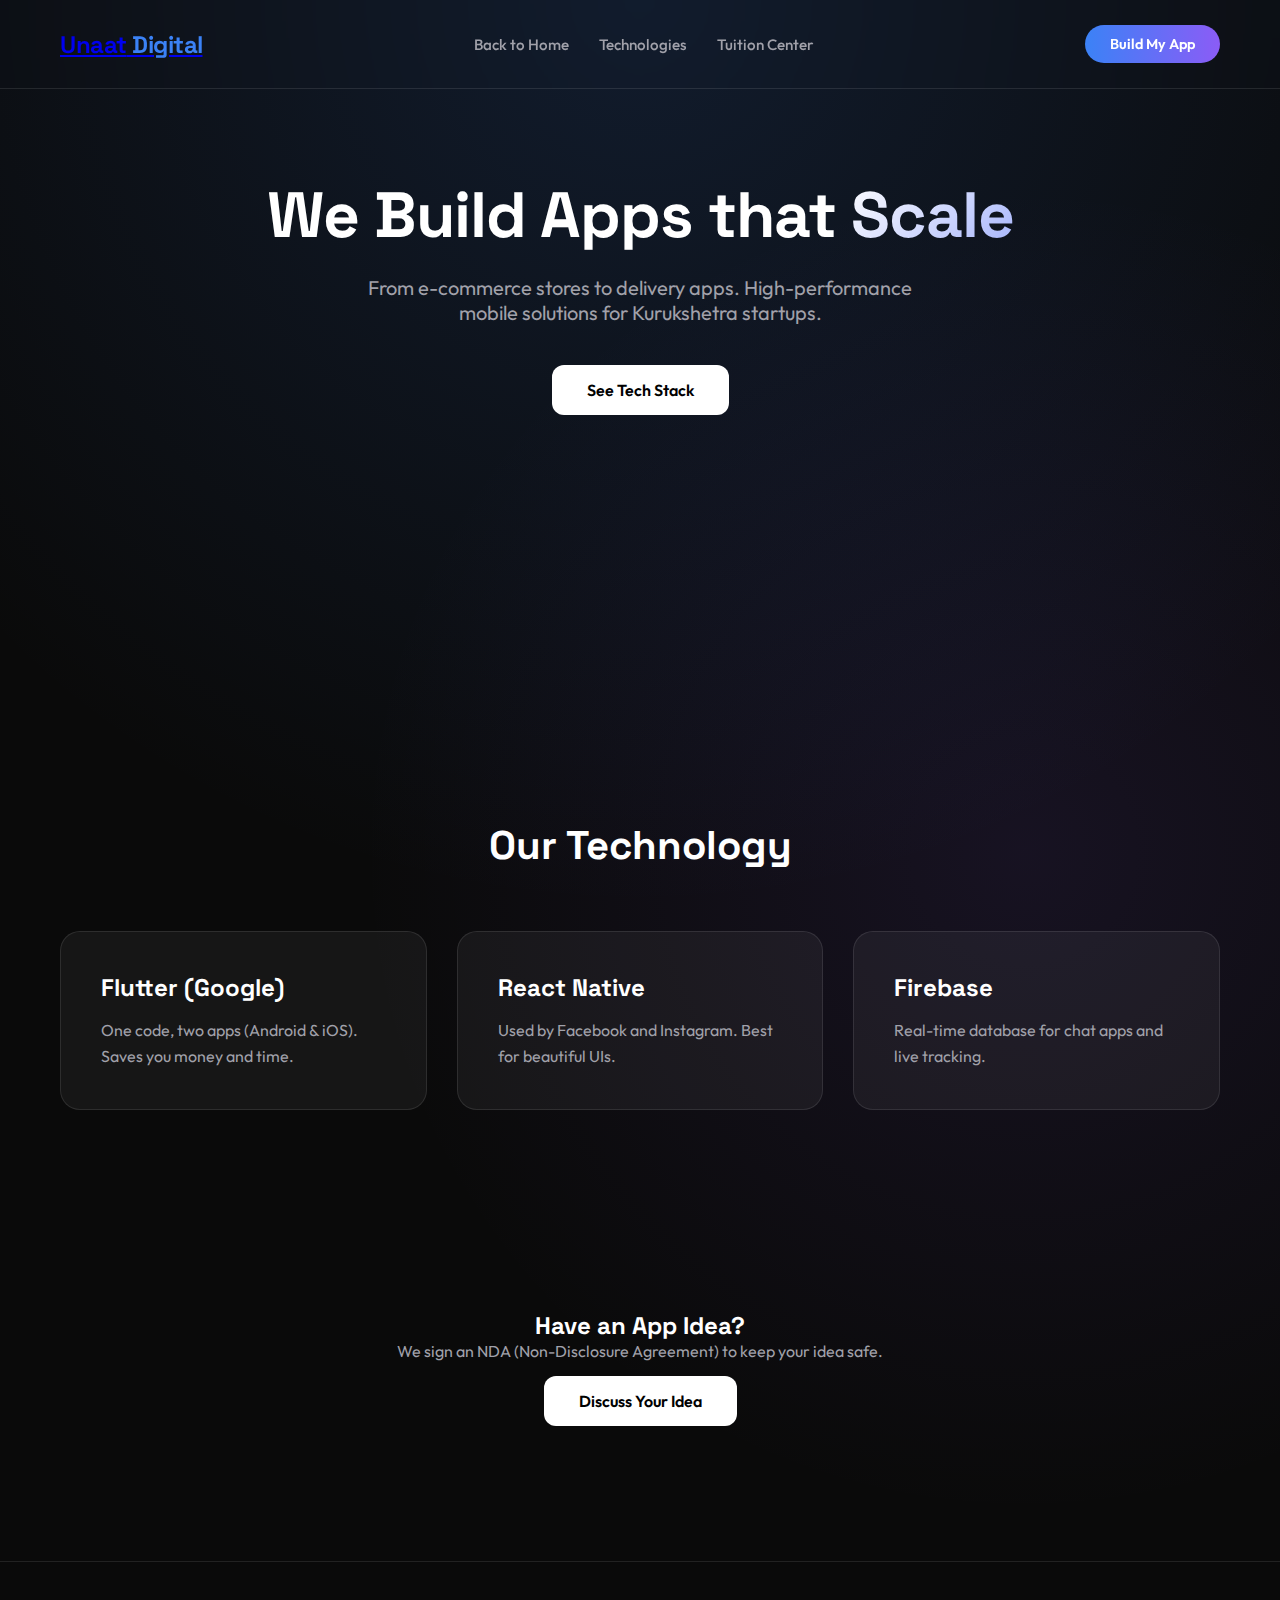
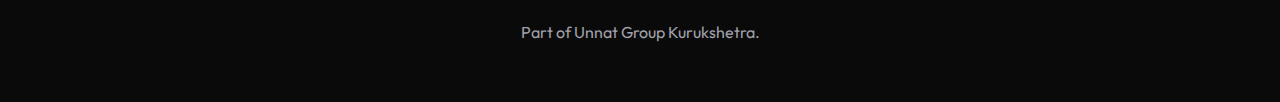
<file: app-development-kurukshetra.html>
<!DOCTYPE html>
<html lang="en">

<head>
    <meta charset="UTF-8">
    <meta name="viewport" content="width=device-width, initial-scale=1.0">
    <title>App Development Company Kurukshetra | Android & iOS Experts</title>
    <meta name="description"
        content="Turn your idea into a million-dollar app. We are the best App Developers in Kurukshetra using Flutter and React Native.">
    <meta name="keywords"
        content="Android App Developer Kurukshetra, iOS App Development, Mobile App Company Haryana, Unnat Digital Apps">
    <link rel="preconnect" href="https://fonts.googleapis.com">
    <link rel="preconnect" href="https://fonts.gstatic.com" crossorigin>
    <link
        href="https://fonts.googleapis.com/css2?family=Outfit:wght@300;400;500;700&family=Space+Grotesk:wght@400;600;700&display=swap"
        rel="stylesheet">
    <link rel="stylesheet" href="digital.css">

    <!-- Service Schema -->
    <script type="application/ld+json">
    {
      "@context": "https://schema.org",
      "@type": "Service",
      "serviceType": "Mobile App Development",
      "provider": {
        "@type": "ProfessionalService",
        "name": "Unnat Digital"
      },
      "areaServed": {
        "@type": "City",
        "name": "Kurukshetra"
      }
    }
    </script>
</head>

<body>

    <header>
        <div class="container nav">
            <a href="digital.html" class="brand">Unaat<span> Digital</span></a>
            <nav>
                <ul class="nav-links">
                    <li><a href="digital.html">Back to Home</a></li>
                    <li><a href="#tech">Technologies</a></li>
                    <li><a href="index.html">Tuition Center</a></li>
                </ul>
            </nav>
            <a href="mailto:contact@unnat.com" class="nav-cta">Build My App</a>
        </div>
    </header>

    <section class="hero" style="min-height: 80vh;">
        <div class="container">
            <h1>We Build Apps that <span class="text-gradient">Scale</span></h1>
            <p>From e-commerce stores to delivery apps. High-performance mobile solutions for Kurukshetra startups.</p>
            <div class="hero-btns">
                <a href="#tech" class="btn btn-primary">See Tech Stack</a>
            </div>
        </div>
    </section>

    <section id="tech" class="services">
        <div class="container">
            <div class="section-header">
                <h2>Our Technology</h2>
            </div>
            <div class="grid">
                <div class="card">
                    <h3>Flutter (Google)</h3>
                    <p>One code, two apps (Android & iOS). Saves you money and time.</p>
                </div>
                <div class="card">
                    <h3>React Native</h3>
                    <p>Used by Facebook and Instagram. Best for beautiful UIs.</p>
                </div>
                <div class="card">
                    <h3>Firebase</h3>
                    <p>Real-time database for chat apps and live tracking.</p>
                </div>
            </div>
        </div>
    </section>

    <!-- CTA -->
    <section class="pricing">
        <div class="container" style="text-align: center;">
            <h2>Have an App Idea?</h2>
            <p style="margin-bottom: 30px; color: var(--text-secondary);">We sign an NDA (Non-Disclosure Agreement) to
                keep your idea safe.</p>
            <a href="tel:+918307264895" class="btn btn-primary">Discuss Your Idea</a>
        </div>
    </section>

    <footer>
        <div class="container">
            <p style="text-align: center; color: var(--text-secondary);">Part of Unnat Group Kurukshetra.</p>
        </div>
    </footer>

</body>

</html>
</file>
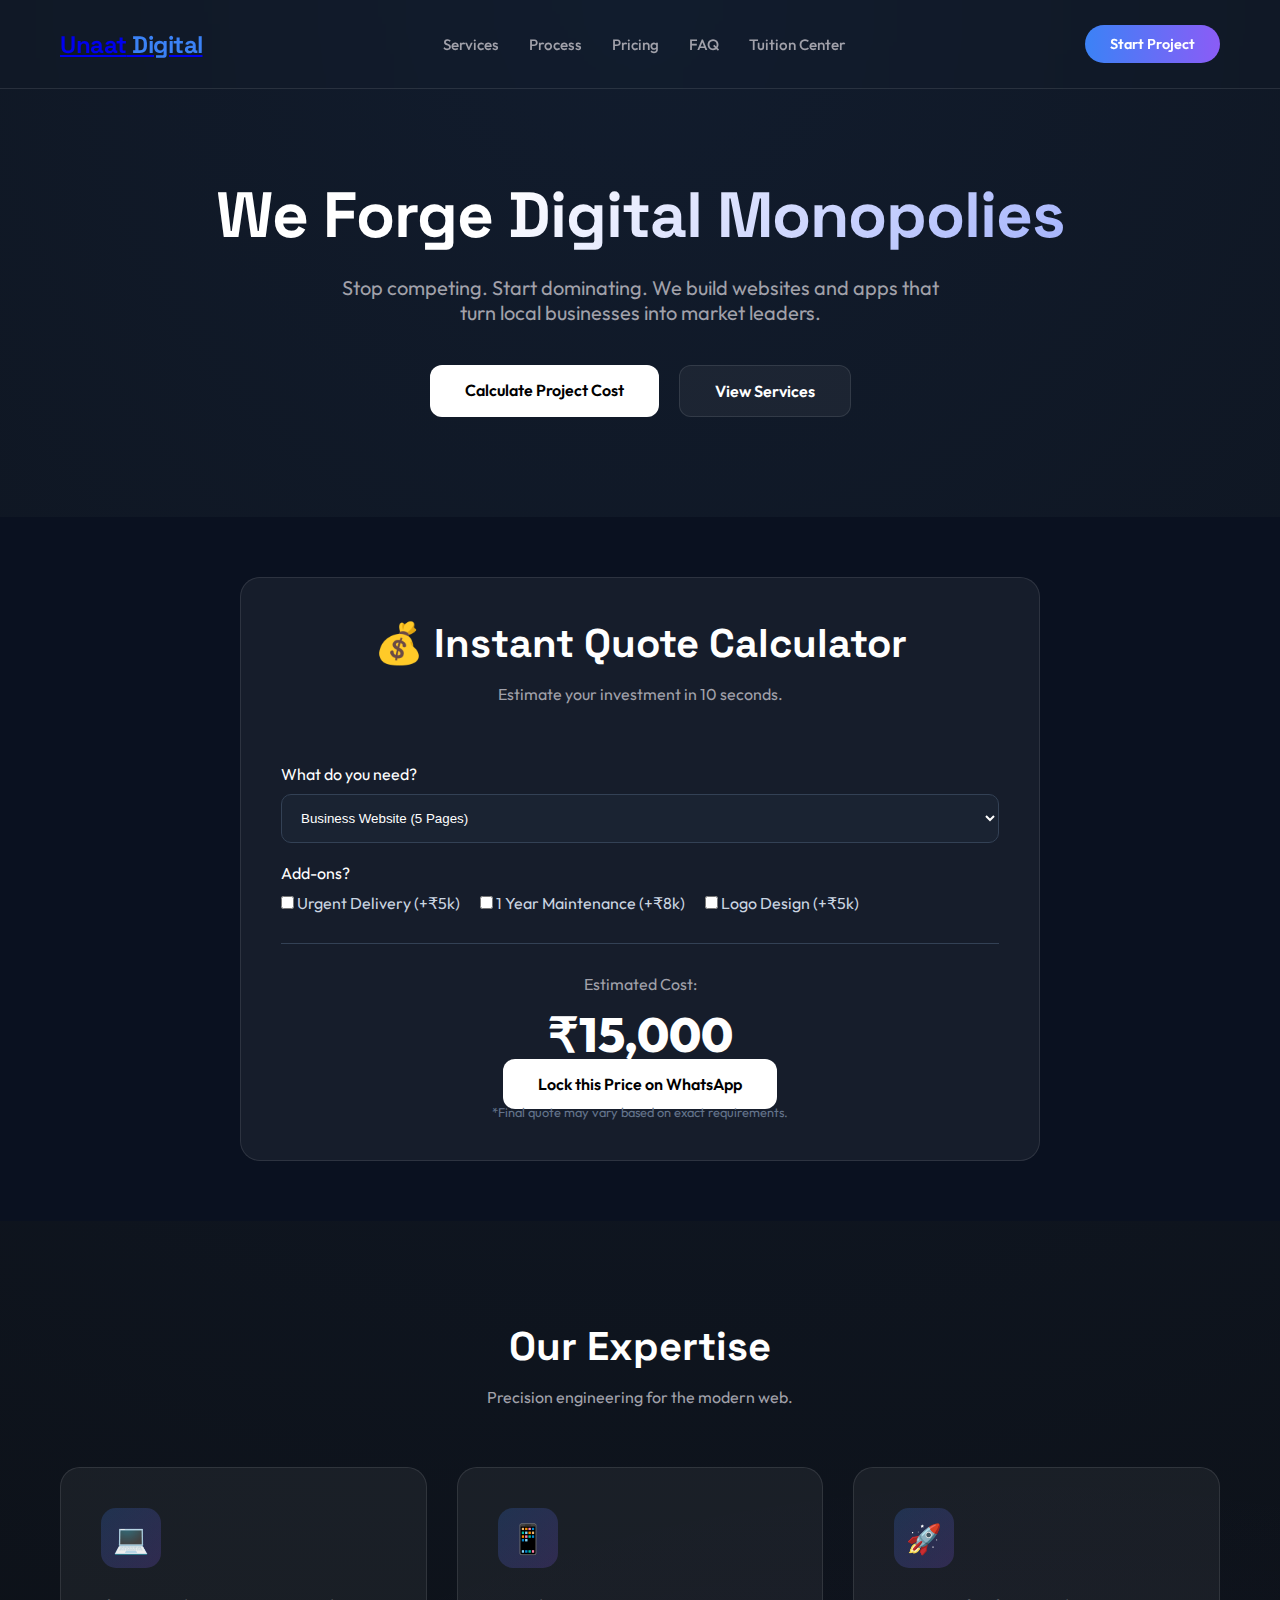
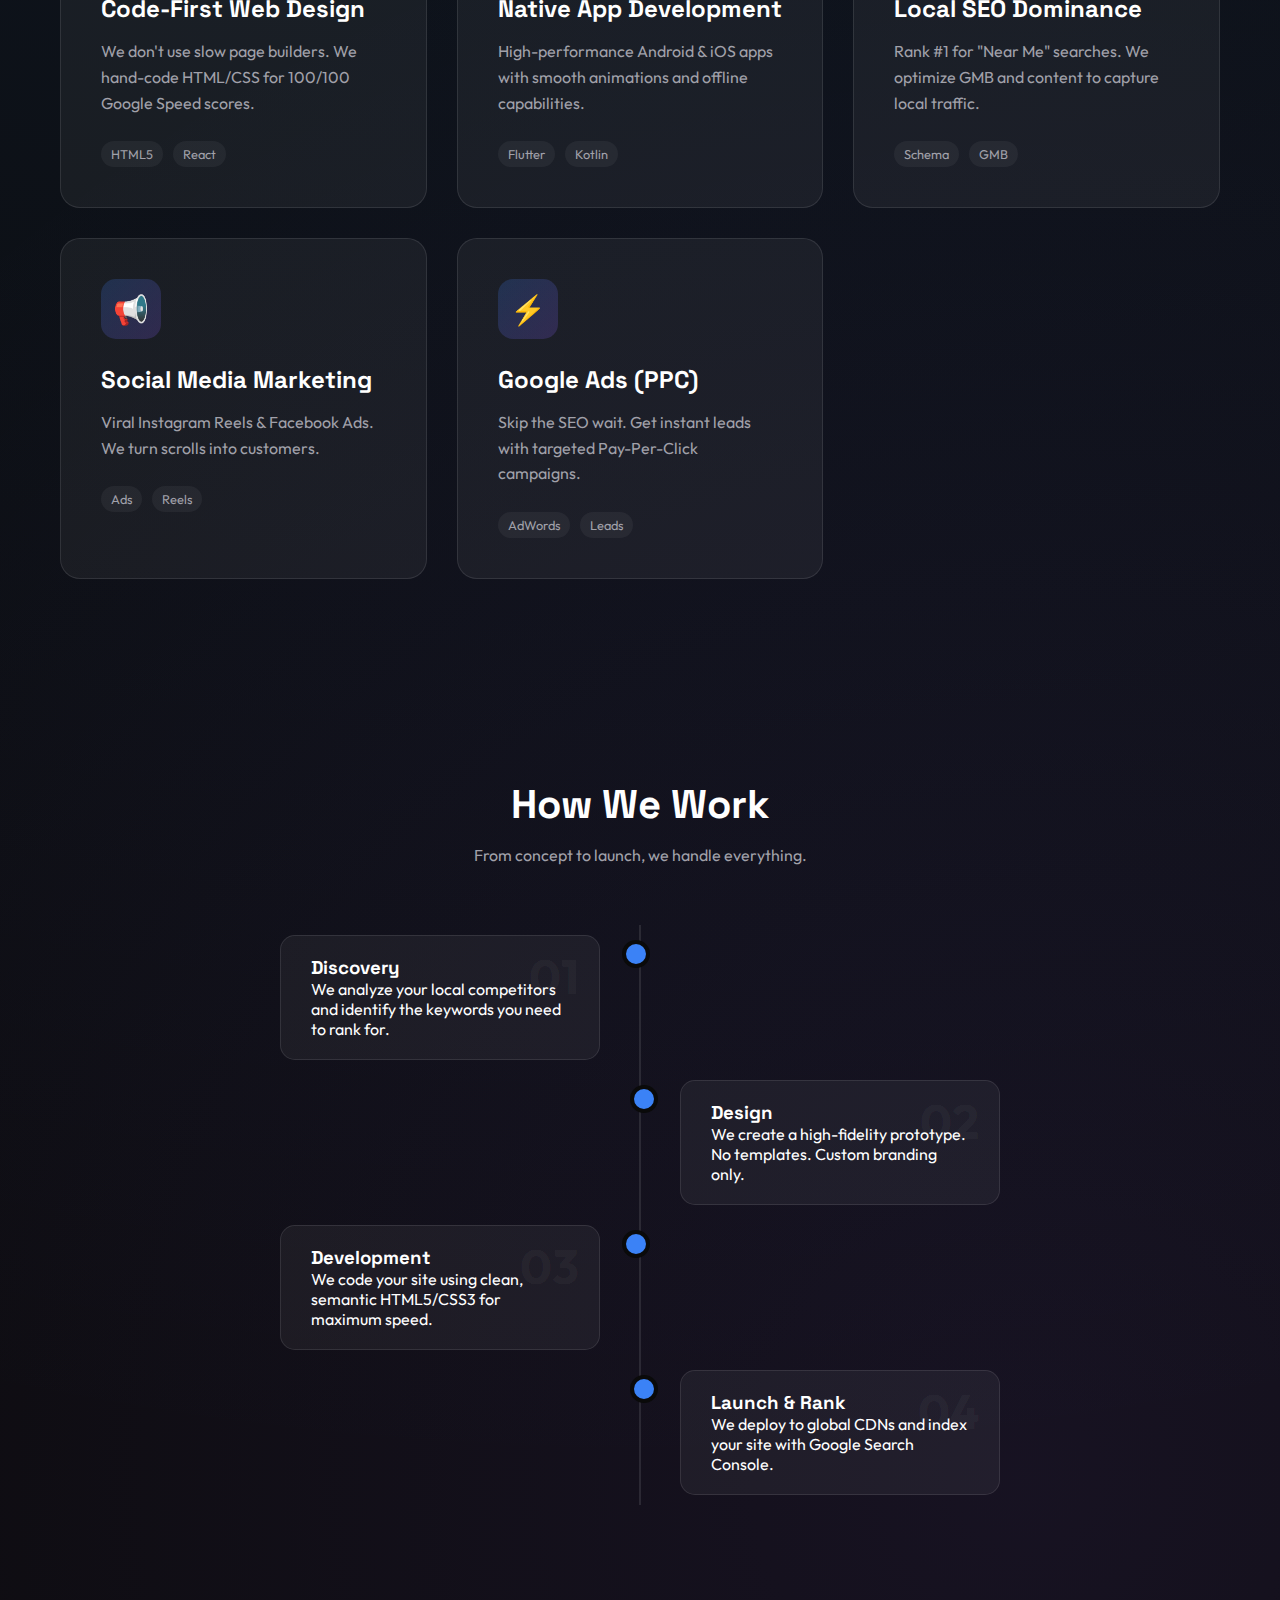
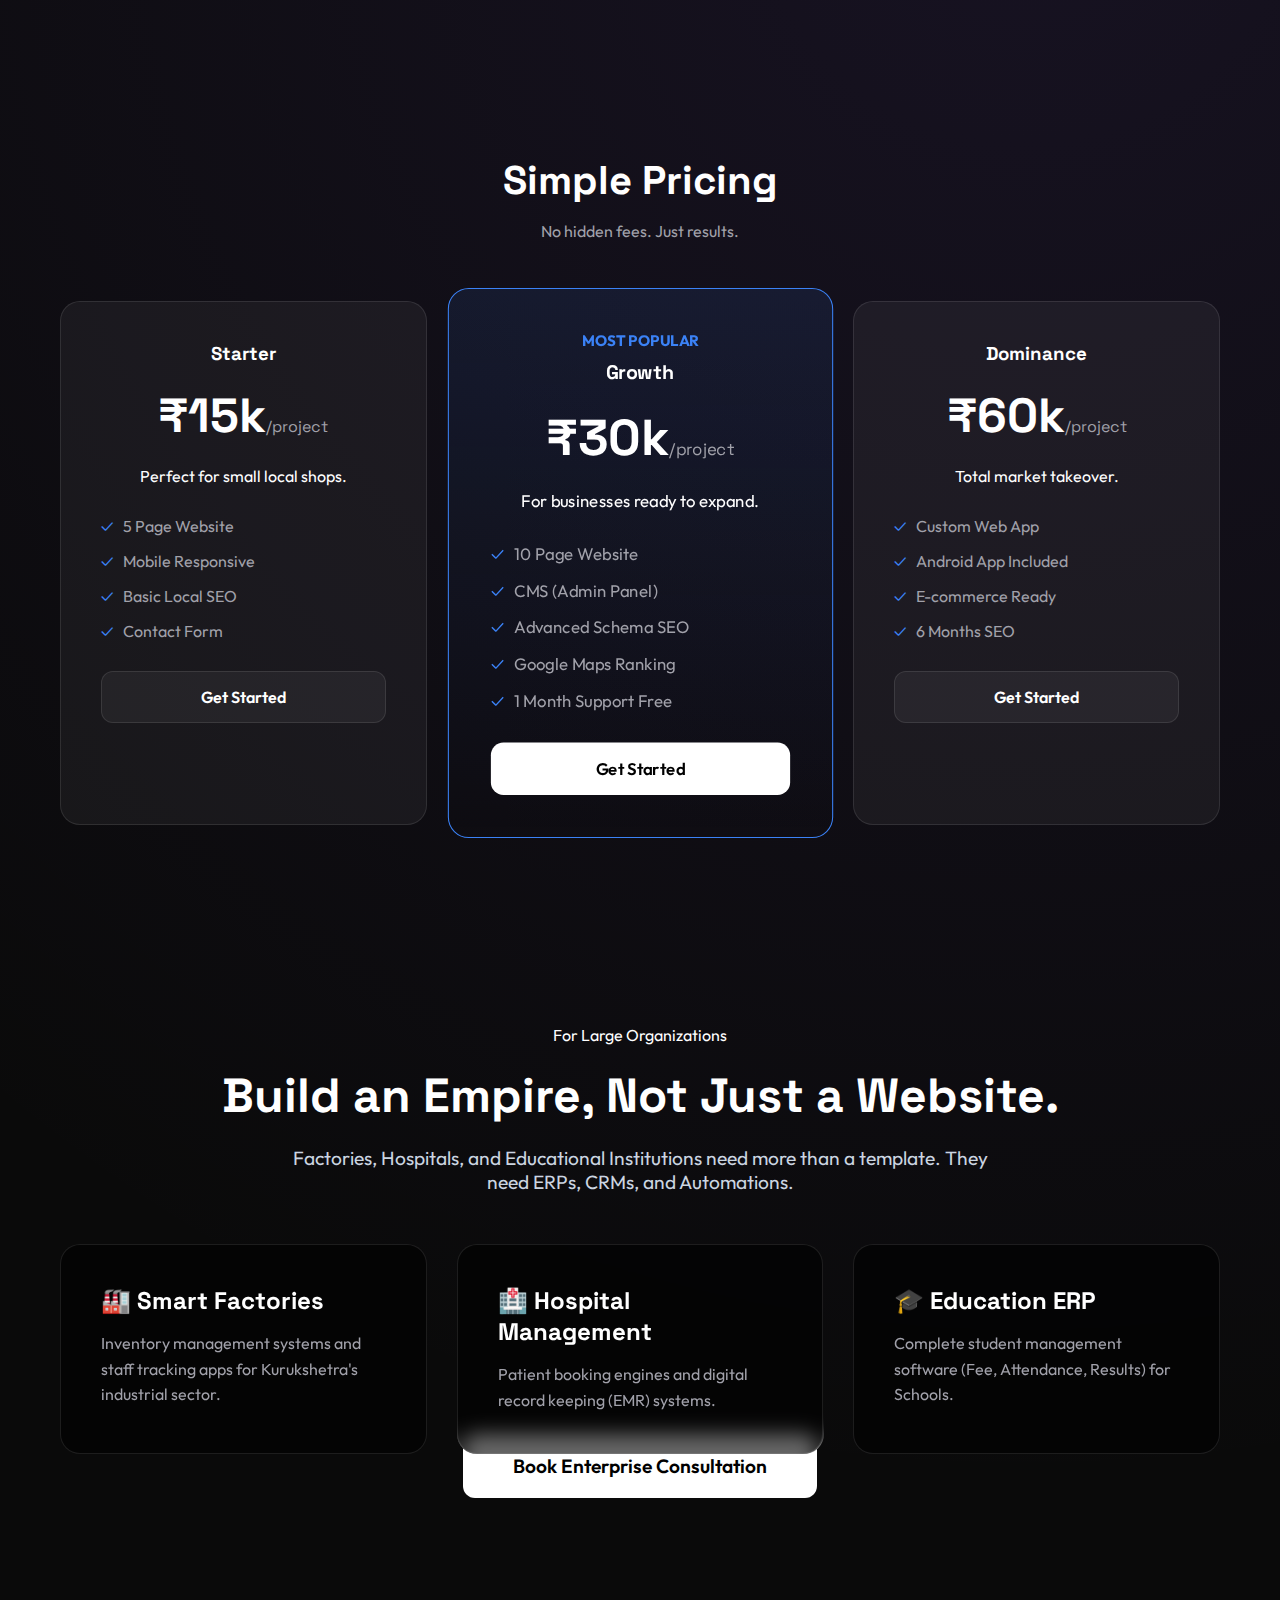
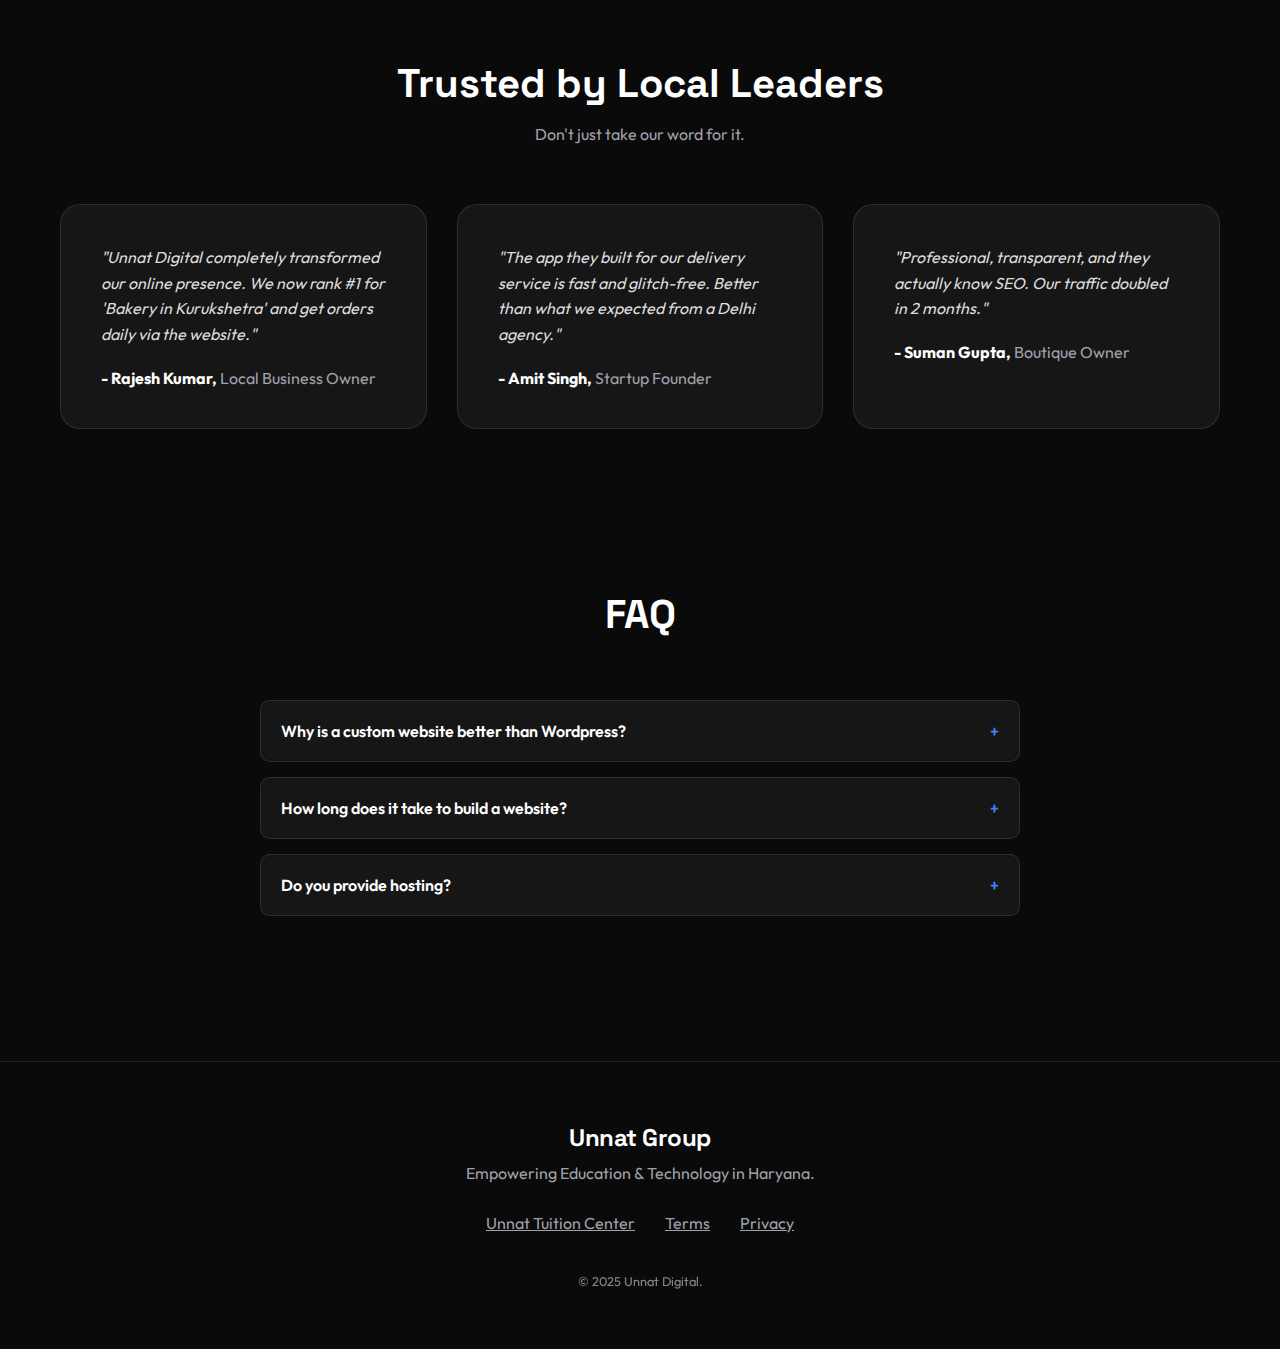
<file: digital.html>
<!DOCTYPE html>
<html lang="en">

<head>
    <meta charset="UTF-8">
    <meta name="viewport" content="width=device-width, initial-scale=1.0">
    <title>Unnat Digital | Web Design, App Development & SEO</title>
    <meta name="description"
        content="We build high-performance websites and apps for businesses in Kurukshetra. The tech arm of Unnat Group.">
    <link rel="preconnect" href="https://fonts.googleapis.com">
    <link rel="preconnect" href="https://fonts.gstatic.com" crossorigin>
    <link
        href="https://fonts.googleapis.com/css2?family=Outfit:wght@300;400;500;700&family=Space+Grotesk:wght@400;600;700&display=swap"
        rel="stylesheet">
    <link rel="stylesheet" href="digital.css">

    <!-- Open Graph / Facebook -->
    <meta property="og:type" content="website">
    <meta property="og:url" content="https://unnattuitioncenter.com/digital.html">
    <meta property="og:title" content="Unnat Digital | #1 Web Design & App Dev in Kurukshetra">
    <meta property="og:description"
        content="We build high-performance websites and apps that dominate the market. Stop competing, start ruling.">
    <meta property="og:image" content="https://via.placeholder.com/1200x630?text=Unnat+Digital+Monopoly">

    <!-- Twitter -->
    <meta property="twitter:card" content="summary_large_image">
    <meta property="twitter:url" content="https://unnattuitioncenter.com/digital.html">
    <meta property="twitter:title" content="Unnat Digital | #1 Web Design & App Dev in Kurukshetra">
    <meta property="twitter:description"
        content="We build high-performance websites and apps that dominate the market. Stop competing, start ruling.">
    <meta property="twitter:image" content="https://via.placeholder.com/1200x630?text=Unnat+Digital+Monopoly">

    <!-- Geo Tags for Local Monopoly -->
    <meta name="geo.region" content="IN-HR" />
    <meta name="geo.placename" content="Kurukshetra" />
    <meta name="geo.position" content="29.9695;76.8783" />
    <meta name="ICBM" content="29.9695, 76.8783" />

    <!-- Schema for Web Design Service -->
    <script type="application/ld+json">
    {
      "@context": "https://schema.org",
      "@type": "ProfessionalService",
      "name": "Unnat Digital",
      "image": "https://via.placeholder.com/1200x630?text=Unnat+Digital",
      "url": "https://sites.google.com/view/unnattuitioncenter/digital",
      "telephone": "+918307264895",
      "address": {
        "@type": "PostalAddress",
        "streetAddress": "Aare Wali Street, Didar Nagar",
        "addressLocality": "Kurukshetra",
        "addressRegion": "Haryana",
        "postalCode": "136119",
        "addressCountry": "IN"
      },
      "priceRange": "$$$",
      "description": "Premium web design and app development agency in Kurukshetra. We help local businesses rank #1 on Google.",
      "areaServed": ["Kurukshetra", "Karnal", "Ambala", "Kaithal"],
      "hasOfferCatalog": {
        "@type": "OfferCatalog",
        "name": "Digital Services",
        "itemListElement": [
          {
            "@type": "Offer",
            "itemOffered": {
              "@type": "Service",
              "name": "Website Development"
            }
          },
          {
            "@type": "Offer",
            "itemOffered": {
              "@type": "Service",
              "name": "Android Application Development"
            }
          },
          {
            "@type": "Offer",
            "itemOffered": {
              "@type": "Service",
              "name": "Local SEO Optimization"
            }
          }
        ]
      }
    }
    </script>
    </script>

    <!-- Google Analytics (Placeholder) -->
    <script async src="https://www.googletagmanager.com/gtag/js?id=G-XXXXXXXXXX"></script>
    <script>
        window.dataLayer = window.dataLayer || [];
        function gtag() { dataLayer.push(arguments); }
        gtag('js', new Date());
        gtag('config', 'G-XXXXXXXXXX');
    </script>
</head>

<body>

    <header>
        <div class="container nav">
            <a href="digital.html" class="brand">Unaat<span> Digital</span></a>
            <nav>
                <ul class="nav-links">
                    <li><a href="#services">Services</a></li>
                    <li><a href="#process">Process</a></li>
                    <li><a href="#pricing">Pricing</a></li>
                    <li><a href="#faq">FAQ</a></li>
                    <li><a href="index.html">Tuition Center</a></li>
                </ul>
                <div class="hamburger">
                    <div class="line"></div>
                    <div class="line"></div>
                    <div class="line"></div>
                </div>
            </nav>
            <a href="mailto:contact@unnat.com" class="nav-cta">Start Project</a>
        </div>
    </header>

    <section class="hero">
        <div class="container">
            <h1>We Forge <span class="text-gradient">Digital Monopolies</span></h1>
            <p>Stop competing. Start dominating. We build websites and apps that turn local businesses into market
                leaders.</p>
            <div class="hero-btns">
                <a href="#calculator" class="btn btn-primary">Calculate Project Cost</a>
                <a href="#services" class="btn btn-outline">View Services</a>
            </div>
        </div>
    </section>

    <!-- Project Cost Calculator -->
    <section id="calculator" class="calculator-section" style="padding: 60px 0; background: #0a1120;">
        <div class="container"
            style="max-width: 800px; background: rgba(255,255,255,0.05); padding: 40px; border-radius: 20px; border: 1px solid rgba(255,255,255,0.1);">
            <div class="section-header">
                <h2>💰 Instant Quote Calculator</h2>
                <p style="color: var(--text-secondary);">Estimate your investment in 10 seconds.</p>
            </div>

            <div class="calc-form">
                <div class="form-group" style="margin-bottom: 20px;">
                    <label style="display: block; margin-bottom: 10px; color: #fff;">What do you need?</label>
                    <select id="serviceType"
                        style="width: 100%; padding: 15px; border-radius: 10px; background: #1a2332; color: #fff; border: 1px solid #334155;">
                        <option value="15000">Business Website (5 Pages)</option>
                        <option value="30000">E-Commerce Website (Store)</option>
                        <option value="40000">Android App (Native)</option>
                        <option value="10000">Social Media (Monthly)</option>
                        <option value="15000">SEO (Monthly)</option>
                    </select>
                </div>

                <div class="form-group" style="margin-bottom: 30px;">
                    <label style="display: block; margin-bottom: 10px; color: #fff;">Add-ons?</label>
                    <div style="display: flex; gap: 20px; flex-wrap: wrap;">
                        <label style="color: #cbd5e1; cursor: pointer;">
                            <input type="checkbox" value="5000" class="calc-addon"> Urgent Delivery (+₹5k)
                        </label>
                        <label style="color: #cbd5e1; cursor: pointer;">
                            <input type="checkbox" value="8000" class="calc-addon"> 1 Year Maintenance (+₹8k)
                        </label>
                        <label style="color: #cbd5e1; cursor: pointer;">
                            <input type="checkbox" value="5000" class="calc-addon"> Logo Design (+₹5k)
                        </label>
                    </div>
                </div>

                <div class="calc-result" style="text-align: center; border-top: 1px solid #334155; padding-top: 30px;">
                    <p style="color: var(--text-secondary);">Estimated Cost:</p>
                    <div id="totalPrice"
                        style="font-size: 3rem; font-weight: 800; color: var(--accent-green); margin: 10px 0;">₹15,000
                    </div>
                    <a id="bookPriceBtn" href="#" class="btn btn-primary" style="width: 100%; margin-top: 20px;">
                        <i class="fab fa-whatsapp"></i> Lock this Price on WhatsApp
                    </a>
                    <p style="font-size: 0.8rem; color: #64748b; margin-top: 10px;">*Final quote may vary based on exact
                        requirements.</p>
                </div>
            </div>
        </div>
    </section>

    <section id="services" class="services">
        <div class="container">
            <div class="section-header">
                <h2>Our Expertise</h2>
                <p style="color: var(--text-secondary);">Precision engineering for the modern web.</p>
            </div>

            <div class="grid">
                <!-- Website Card -->
                <a href="web-design-kurukshetra.html" class="card"
                    style="text-decoration: none; color: inherit; display: block;">
                    <div class="icon-box">💻</div>
                    <h3>Code-First Web Design</h3>
                    <p>We don't use slow page builders. We hand-code HTML/CSS for 100/100 Google Speed scores.</p>
                    <div class="tech-stack">
                        <span class="tech-tag">HTML5</span>
                        <span class="tech-tag">React</span>
                    </div>
                </a>

                <!-- App Card -->
                <a href="app-development-kurukshetra.html" class="card"
                    style="text-decoration: none; color: inherit; display: block;">
                    <div class="icon-box">📱</div>
                    <h3>Native App Development</h3>
                    <p>High-performance Android & iOS apps with smooth animations and offline capabilities.</p>
                    <div class="tech-stack">
                        <span class="tech-tag">Flutter</span>
                        <span class="tech-tag">Kotlin</span>
                    </div>
                </a>

                <!-- SEO Card -->
                <a href="seo-services-kurukshetra.html" class="card"
                    style="text-decoration: none; color: inherit; display: block;">
                    <div class="icon-box">🚀</div>
                    <h3>Local SEO Dominance</h3>
                    <p>Rank #1 for "Near Me" searches. We optimize GMB and content to capture local traffic.</p>
                    <div class="tech-stack">
                        <span class="tech-tag">Schema</span>
                        <span class="tech-tag">GMB</span>
                    </div>
                </a>

                <!-- SMM Card -->
                <a href="social-media-marketing.html" class="card"
                    style="text-decoration: none; color: inherit; display: block;">
                    <div class="icon-box">📢</div>
                    <h3>Social Media Marketing</h3>
                    <p>Viral Instagram Reels & Facebook Ads. We turn scrolls into customers.</p>
                    <div class="tech-stack">
                        <span class="tech-tag">Ads</span>
                        <span class="tech-tag">Reels</span>
                    </div>
                </a>

                <!-- PPC Card -->
                <a href="google-ads-kurukshetra.html" class="card"
                    style="text-decoration: none; color: inherit; display: block;">
                    <div class="icon-box">⚡</div>
                    <h3>Google Ads (PPC)</h3>
                    <p>Skip the SEO wait. Get instant leads with targeted Pay-Per-Click campaigns.</p>
                    <div class="tech-stack">
                        <span class="tech-tag">AdWords</span>
                        <span class="tech-tag">Leads</span>
                    </div>
                </a>
            </div>
        </div>
    </section>

    </section>

    <!-- Process Section -->
    <section id="process" class="process">
        <div class="container">
            <div class="section-header">
                <h2>How We Work</h2>
                <p style="color: var(--text-secondary);">From concept to launch, we handle everything.</p>
            </div>
            <div class="timeline">
                <div class="step left">
                    <div class="step-content">
                        <span class="step-number">01</span>
                        <h3>Discovery</h3>
                        <p>We analyze your local competitors and identify the keywords you need to rank for.</p>
                    </div>
                </div>
                <div class="step right">
                    <div class="step-content">
                        <span class="step-number">02</span>
                        <h3>Design</h3>
                        <p>We create a high-fidelity prototype. No templates. Custom branding only.</p>
                    </div>
                </div>
                <div class="step left">
                    <div class="step-content">
                        <span class="step-number">03</span>
                        <h3>Development</h3>
                        <p>We code your site using clean, semantic HTML5/CSS3 for maximum speed.</p>
                    </div>
                </div>
                <div class="step right">
                    <div class="step-content">
                        <span class="step-number">04</span>
                        <h3>Launch & Rank</h3>
                        <p>We deploy to global CDNs and index your site with Google Search Console.</p>
                    </div>
                </div>
            </div>
        </div>
    </section>

    <!-- Pricing Section -->
    <section id="pricing" class="pricing">
        <div class="container">
            <div class="section-header">
                <h2>Simple Pricing</h2>
                <p style="color: var(--text-secondary);">No hidden fees. Just results.</p>
            </div>
            <div class="grid">
                <div class="price-card">
                    <h3>Starter</h3>
                    <div class="price">₹15k<span>/project</span></div>
                    <p>Perfect for small local shops.</p>
                    <ul class="features-list">
                        <li>5 Page Website</li>
                        <li>Mobile Responsive</li>
                        <li>Basic Local SEO</li>
                        <li>Contact Form</li>
                    </ul>
                    <a href="mailto:contact@unnat.com" class="btn btn-outline" style="width: 100%; display: block;">Get
                        Started</a>
                </div>
                <div class="price-card featured">
                    <div style="color: var(--accent-blue); font-size: 0.9rem; font-weight: 700; margin-bottom: 10px;">
                        MOST POPULAR</div>
                    <h3>Growth</h3>
                    <div class="price">₹30k<span>/project</span></div>
                    <p>For businesses ready to expand.</p>
                    <ul class="features-list">
                        <li>10 Page Website</li>
                        <li>CMS (Admin Panel)</li>
                        <li>Advanced Schema SEO</li>
                        <li>Google Maps Ranking</li>
                        <li>1 Month Support Free</li>
                    </ul>
                    <a href="mailto:contact@unnat.com" class="btn btn-primary" style="width: 100%; display: block;">Get
                        Started</a>
                </div>
                <div class="price-card">
                    <h3>Dominance</h3>
                    <div class="price">₹60k<span>/project</span></div>
                    <p>Total market takeover.</p>
                    <ul class="features-list">
                        <li>Custom Web App</li>
                        <li>Android App Included</li>
                        <li>E-commerce Ready</li>
                        <li>6 Months SEO</li>
                    </ul>
                    <a href="mailto:contact@unnat.com" class="btn btn-outline" style="width: 100%; display: block;">Get
                        Started</a>
                </div>
            </div>
        </div>
    </section>

    <!-- Enterprise Section (High Ticket) -->
    <section class="enterprise-section"
        style="padding: 100px 0; background: linear-gradient(rgba(0,0,0,0.8), rgba(0,0,0,0.8)), url('https://images.unsplash.com/photo-1486406146926-c627a92ad1ab?ixlib=rb-1.2.1&auto=format&fit=crop&w=1600&q=80'); background-size: cover; background-attachment: fixed;">
        <div class="container" style="text-align: center;">
            <span class="enterprise-badge">For Large Organizations</span>
            <h2 style="font-size: 3rem; margin: 20px 0;">Build an Empire, Not Just a Website.</h2>
            <p style="font-size: 1.2rem; color: #cbd5e1; max-width: 700px; margin: 0 auto 40px;">
                Factories, Hospitals, and Educational Institutions need more than a template. They need ERPs, CRMs, and
                Automations.
            </p>

            <div class="grid" style="text-align: left; margin-top: 50px;">
                <div class="card" style="background: rgba(0,0,0,0.6); backdrop-filter: blur(10px);">
                    <h3>🏭 Smart Factories</h3>
                    <p>Inventory management systems and staff tracking apps for Kurukshetra's industrial sector.</p>
                </div>
                <div class="card" style="background: rgba(0,0,0,0.6); backdrop-filter: blur(10px);">
                    <h3>🏥 Hospital Management</h3>
                    <p>Patient booking engines and digital record keeping (EMR) systems.</p>
                </div>
                <div class="card" style="background: rgba(0,0,0,0.6); backdrop-filter: blur(10px);">
                    <h3>🎓 Education ERP</h3>
                    <p>Complete student management software (Fee, Attendance, Results) for Schools.</p>
                </div>
            </div>

            <a href="tel:+918307264895" class="btn btn-primary"
                style="margin-top: 60px; padding: 20px 50px; font-size: 1.2rem;">Book Enterprise Consultation</a>
        </div>
    </section>

    <!-- Testimonials Section -->
    <section class="testimonials" style="padding: 80px 0; text-align: center;">
        <div class="container">
            <div class="section-header">
                <h2>Trusted by Local Leaders</h2>
                <p style="color: var(--text-secondary);">Don't just take our word for it.</p>
            </div>
            <div class="grid">
                <div class="card" style="text-align: left;">
                    <p style="font-style: italic; color: #ddd;">"Unnat Digital completely transformed our online
                        presence. We now rank #1 for 'Bakery in Kurukshetra' and get orders daily via the website."</p>
                    <div style="margin-top: 20px; font-weight: 700;">- Rajesh Kumar, <span
                            style="color: var(--text-secondary); font-weight: 400;">Local Business Owner</span></div>
                </div>
                <div class="card" style="text-align: left;">
                    <p style="font-style: italic; color: #ddd;">"The app they built for our delivery service is fast and
                        glitch-free. Better than what we expected from a Delhi agency."</p>
                    <div style="margin-top: 20px; font-weight: 700;">- Amit Singh, <span
                            style="color: var(--text-secondary); font-weight: 400;">Startup Founder</span></div>
                </div>
                <div class="card" style="text-align: left;">
                    <p style="font-style: italic; color: #ddd;">"Professional, transparent, and they actually know SEO.
                        Our traffic doubled in 2 months."</p>
                    <div style="margin-top: 20px; font-weight: 700;">- Suman Gupta, <span
                            style="color: var(--text-secondary); font-weight: 400;">Boutique Owner</span></div>
                </div>
            </div>
        </div>
    </section>

    <!-- FAQ Section -->
    <section id="faq" class="faq-section">
        <div class="container" style="max-width: 800px;">
            <div class="section-header">
                <h2>FAQ</h2>
            </div>
            <details class="faq-item">
                <summary>Why is a custom website better than Wordpress?</summary>
                <p>Wordpress sites can be slow and vulnerable to hacking. We write custom code that loads instantly and
                    is 100% secure, which Google prefers for ranking.</p>
            </details>
            <details class="faq-item">
                <summary>How long does it take to build a website?</summary>
                <p>Typically 2-3 weeks for a standard business website. We work fast without compromising quality.</p>
            </details>
            <details class="faq-item">
                <summary>Do you provide hosting?</summary>
                <p>Yes, we help you set up high-performance hosting that can handle thousands of visitors.</p>
            </details>
        </div>
    </section>

    <footer>
        <div class="container">
            <h3 class="brand" style="margin-bottom: 10px;">Unnat Group</h3>
            <p style="color: var(--text-secondary); margin-bottom: 30px;">Empowering Education & Technology in Haryana.
            </p>
            <div style="display: flex; justify-content: center; gap: 30px;">
                <a href="index.html" class="footer-link">Unnat Tuition Center</a>
                <a href="terms.html" class="footer-link">Terms</a>
                <a href="privacy.html" class="footer-link">Privacy</a>
            </div>
            <p style="margin-top: 40px; font-size: 0.8rem; opacity: 0.5;">&copy; 2025 Unnat Digital.</p>
        </div>
    </footer>

    <!-- Sticky Mobile CTA -->
    <div class="mobile-sticky-bar">
        <a href="tel:+918307264895" class="sticky-btn call-btn">
            <span>📞</span> Call Now
        </a>
        <a href="https://wa.me/918307264895?text=I%20want%20to%20dominate%20my%20market."
            class="sticky-btn whatsapp-btn">
            <span>💬</span> WhatsApp
        </a>
    </div>

    <script src="script.js"></script>
</body>

</html>
</file>
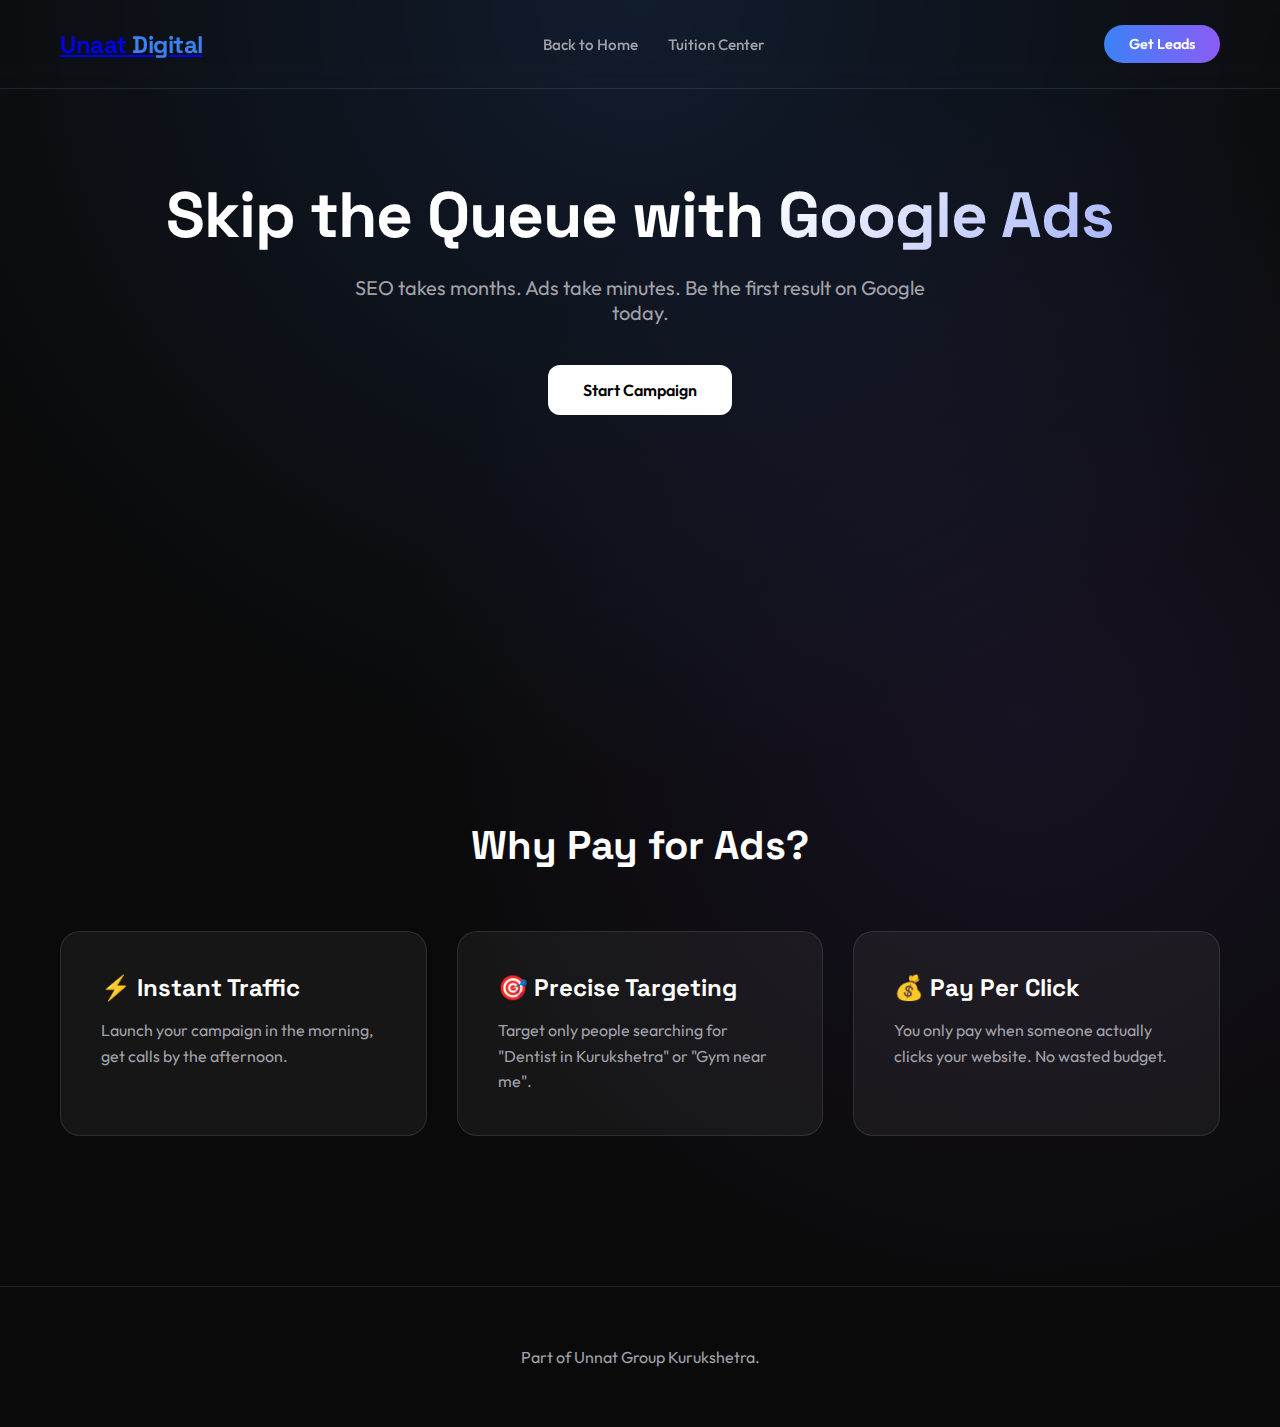
<file: google-ads-kurukshetra.html>
<!DOCTYPE html>
<html lang="en">

<head>
    <meta charset="UTF-8">
    <meta name="viewport" content="width=device-width, initial-scale=1.0">
    <title>Google Ads Agency Kurukshetra | PPC Management | Unaat Digital</title>
    <meta name="description"
        content="Get instant leads with Google Ads. We are certified Google Partners in Kurukshetra optimizing PPC campaigns for maximum ROI.">
    <meta name="keywords"
        content="Google Ads Agency Kurukshetra, PPC Services, Google Adwords Expert, Lead Generation Company">
    <link rel="preconnect" href="https://fonts.googleapis.com">
    <link rel="preconnect" href="https://fonts.gstatic.com" crossorigin>
    <link
        href="https://fonts.googleapis.com/css2?family=Outfit:wght@300;400;500;700&family=Space+Grotesk:wght@400;600;700&display=swap"
        rel="stylesheet">
    <link rel="stylesheet" href="digital.css">

    <!-- Service Schema -->
    <script type="application/ld+json">
    {
      "@context": "https://schema.org",
      "@type": "Service",
      "serviceType": "PPC Management",
      "provider": {
        "@type": "ProfessionalService",
        "name": "Unaat Digital"
      },
      "areaServed": {
        "@type": "City",
        "name": "Kurukshetra"
      }
    }
    </script>
</head>

<body>

    <header>
        <div class="container nav">
            <a href="digital.html" class="brand">Unaat<span> Digital</span></a>
            <nav>
                <ul class="nav-links">
                    <li><a href="digital.html">Back to Home</a></li>
                    <li><a href="index.html">Tuition Center</a></li>
                </ul>
            </nav>
            <a href="mailto:contact@unnat.com" class="nav-cta">Get Leads</a>
        </div>
    </header>

    <section class="hero" style="min-height: 80vh;">
        <div class="container">
            <h1>Skip the Queue with <span class="text-gradient">Google Ads</span></h1>
            <p>SEO takes months. Ads take minutes. Be the first result on Google today.</p>
            <div class="hero-btns">
                <a href="#services" class="btn btn-primary">Start Campaign</a>
            </div>
        </div>
    </section>

    <section id="services" class="services">
        <div class="container">
            <div class="section-header">
                <h2>Why Pay for Ads?</h2>
            </div>
            <div class="grid">
                <div class="card">
                    <h3>⚡ Instant Traffic</h3>
                    <p>Launch your campaign in the morning, get calls by the afternoon.</p>
                </div>
                <div class="card">
                    <h3>🎯 Precise Targeting</h3>
                    <p>Target only people searching for "Dentist in Kurukshetra" or "Gym near me".</p>
                </div>
                <div class="card">
                    <h3>💰 Pay Per Click</h3>
                    <p>You only pay when someone actually clicks your website. No wasted budget.</p>
                </div>
            </div>
        </div>
    </section>

    <footer>
        <div class="container">
            <p style="text-align: center; color: var(--text-secondary);">Part of Unnat Group Kurukshetra.</p>
        </div>
    </footer>

</body>

</html>
</file>
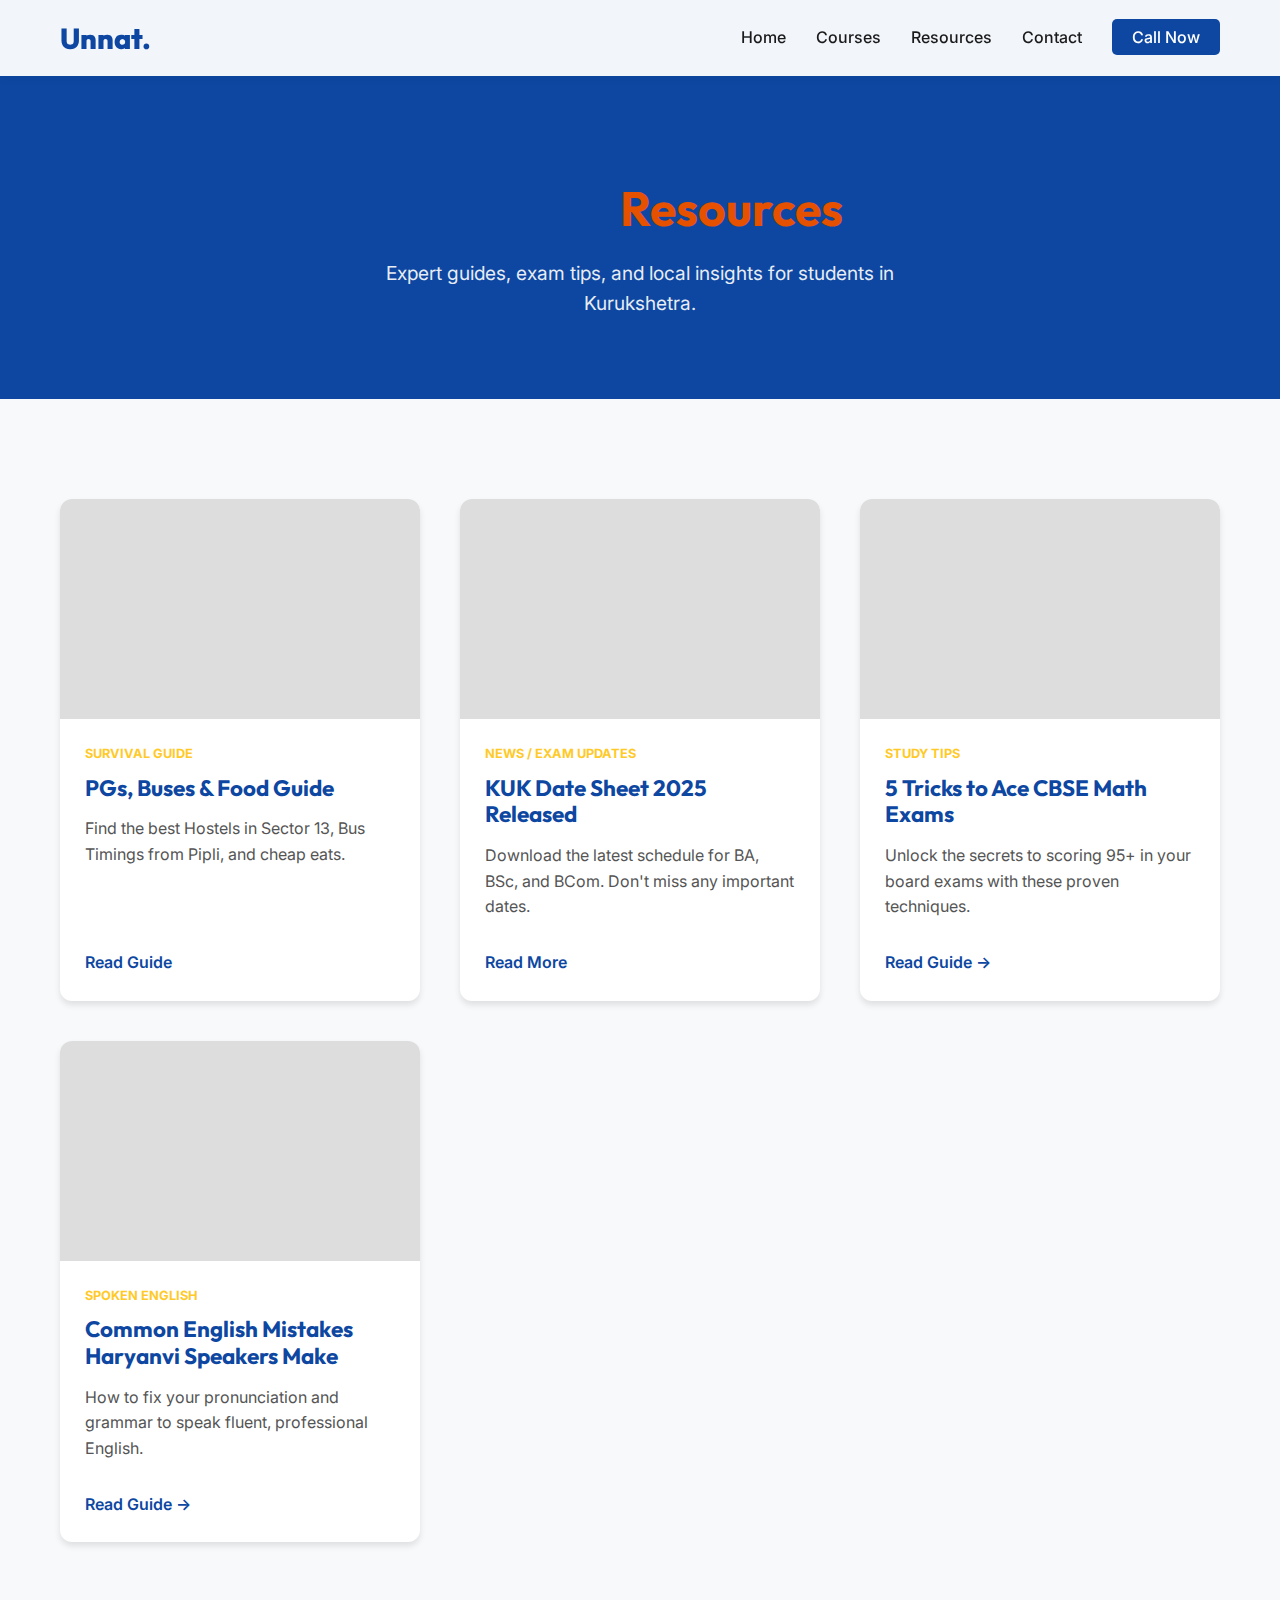
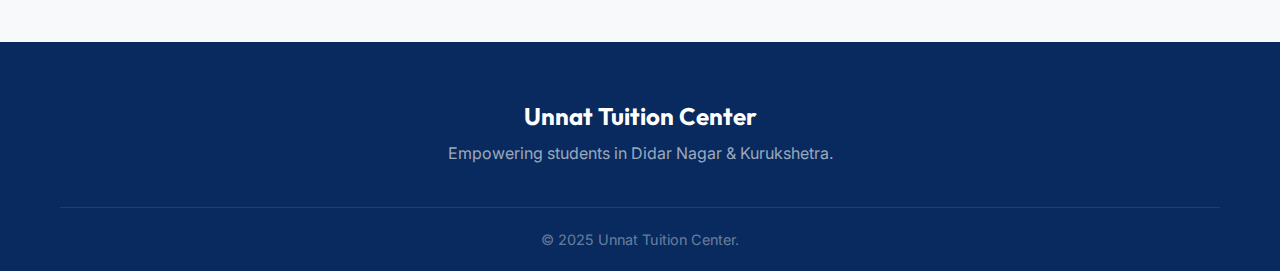
<file: resources.html>
<!DOCTYPE html>
<html lang="en">

<head>
    <meta charset="UTF-8">
    <meta name="viewport" content="width=device-width, initial-scale=1.0">
    <title>Student Resources & Guides | Unnat Tuition Center Kurukshetra</title>
    <meta name="description"
        content="Free study guides, exam tips for Kurukshetra University students, and career advice. Presented by Unnat Tuition Center.">
    <link rel="preconnect" href="https://fonts.googleapis.com">
    <link rel="preconnect" href="https://fonts.gstatic.com" crossorigin>
    <link
        href="https://fonts.googleapis.com/css2?family=Inter:wght@400;500;600;700&family=Outfit:wght@500;700;800&display=swap"
        rel="stylesheet">
    <link rel="stylesheet" href="style.css">
</head>

<body>

    <!-- Navigation -->
    <nav class="navbar">
        <div class="container nav-container">
            <a href="index.html" class="logo">Unnat.</a>
            <ul class="nav-links">
                <li><a href="index.html">Home</a></li>
                <li><a href="index.html#courses">Courses</a></li>
                <li><a href="resources.html" class="active">Resources</a></li>
                <li><a href="index.html#contact">Contact</a></li>
                <li><a href="tel:+918307264895" class="btn-nav">Call Now</a></li>
            </ul>
            <div class="hamburger">
                <span></span>
                <span></span>
                <span></span>
            </div>
        </div>
    </nav>

    <!-- Header -->
    <header class="page-header">
        <div class="container">
            <h1>Student <span class="highlight">Resources</span></h1>
            <p>Expert guides, exam tips, and local insights for students in Kurukshetra.</p>
        </div>
    </header>

    <!-- Blog Grid -->
    <section class="resources-section">
        <div class="container">
            <div class="resources-grid">

                <!-- Article 1 -->
                <!-- Article: Living Guide -->
                <article class="resource-card">
                    <div class="resource-img"
                        style="background-image: url('https://images.unsplash.com/photo-1555854877-bab0e564b8d5?ixlib=rb-1.2.1&auto=format&fit=crop&w=800&q=80');">
                    </div>
                    <div class="resource-content">
                        <span class="tag">Survival Guide</span>
                        <h3>PGs, Buses & Food Guide</h3>
                        <p>Find the best Hostels in Sector 13, Bus Timings from Pipli, and cheap eats.</p>
                        <a href="living-in-kurukshetra.html" class="btn-text">Read Guide <i
                                class="fas fa-arrow-right"></i></a>
                    </div>
                </article>

                <!-- Article 1 -->
                <article class="resource-card">
                    <div class="resource-img"
                        style="background-image: url('https://images.unsplash.com/photo-1434030216411-0b793f4b4173?ixlib=rb-1.2.1&auto=format&fit=crop&w=800&q=80');">
                    </div>
                    <div class="resource-content">
                        <span class="tag">News / Exam Updates</span>
                        <h3>KUK Date Sheet 2025 Released</h3>
                        <p>Download the latest schedule for BA, BSc, and BCom. Don't miss any important dates.</p>
                        <a href="kuk-date-sheet-2025.html" class="btn-text">Read More <i
                                class="fas fa-arrow-right"></i></a>
                    </div>
                </article>

                <!-- Article 2: Math Tips -->
                <article class="resource-card">
                    <div class="resource-img math-img"></div>
                    <div class="resource-content">
                        <div class="tag">Study Tips</div>
                        <h3>5 Tricks to Ace CBSE Math Exams</h3>
                        <p>Unlock the secrets to scoring 95+ in your board exams with these proven techniques.</p>
                        <a href="cbse-math-tricks.html" class="btn-text">Read Guide &rarr;</a>
                    </div>
                </article>

                <!-- Article 3: English Mistakes -->
                <article class="resource-card">
                    <div class="resource-img english-img"></div>
                    <div class="resource-content">
                        <div class="tag">Spoken English</div>
                        <h3>Common English Mistakes Haryanvi Speakers Make</h3>
                        <p>How to fix your pronunciation and grammar to speak fluent, professional English.</p>
                        <a href="common-english-mistakes.html" class="btn-text">Read Guide &rarr;</a>
                    </div>
                </article>

            </div>
        </div>
    </section>

    <!-- Footer -->
    <footer>
        <div class="container footer-content">
            <div class="footer-logo">
                <h2>Unnat Tuition Center</h2>
                <p>Empowering students in Didar Nagar & Kurukshetra.</p>
            </div>
            <div class="footer-bottom">
                <p>&copy; 2025 Unnat Tuition Center.</p>
            </div>
        </div>
    </footer>

    <script src="script.js"></script>
</body>

</html>
</file>
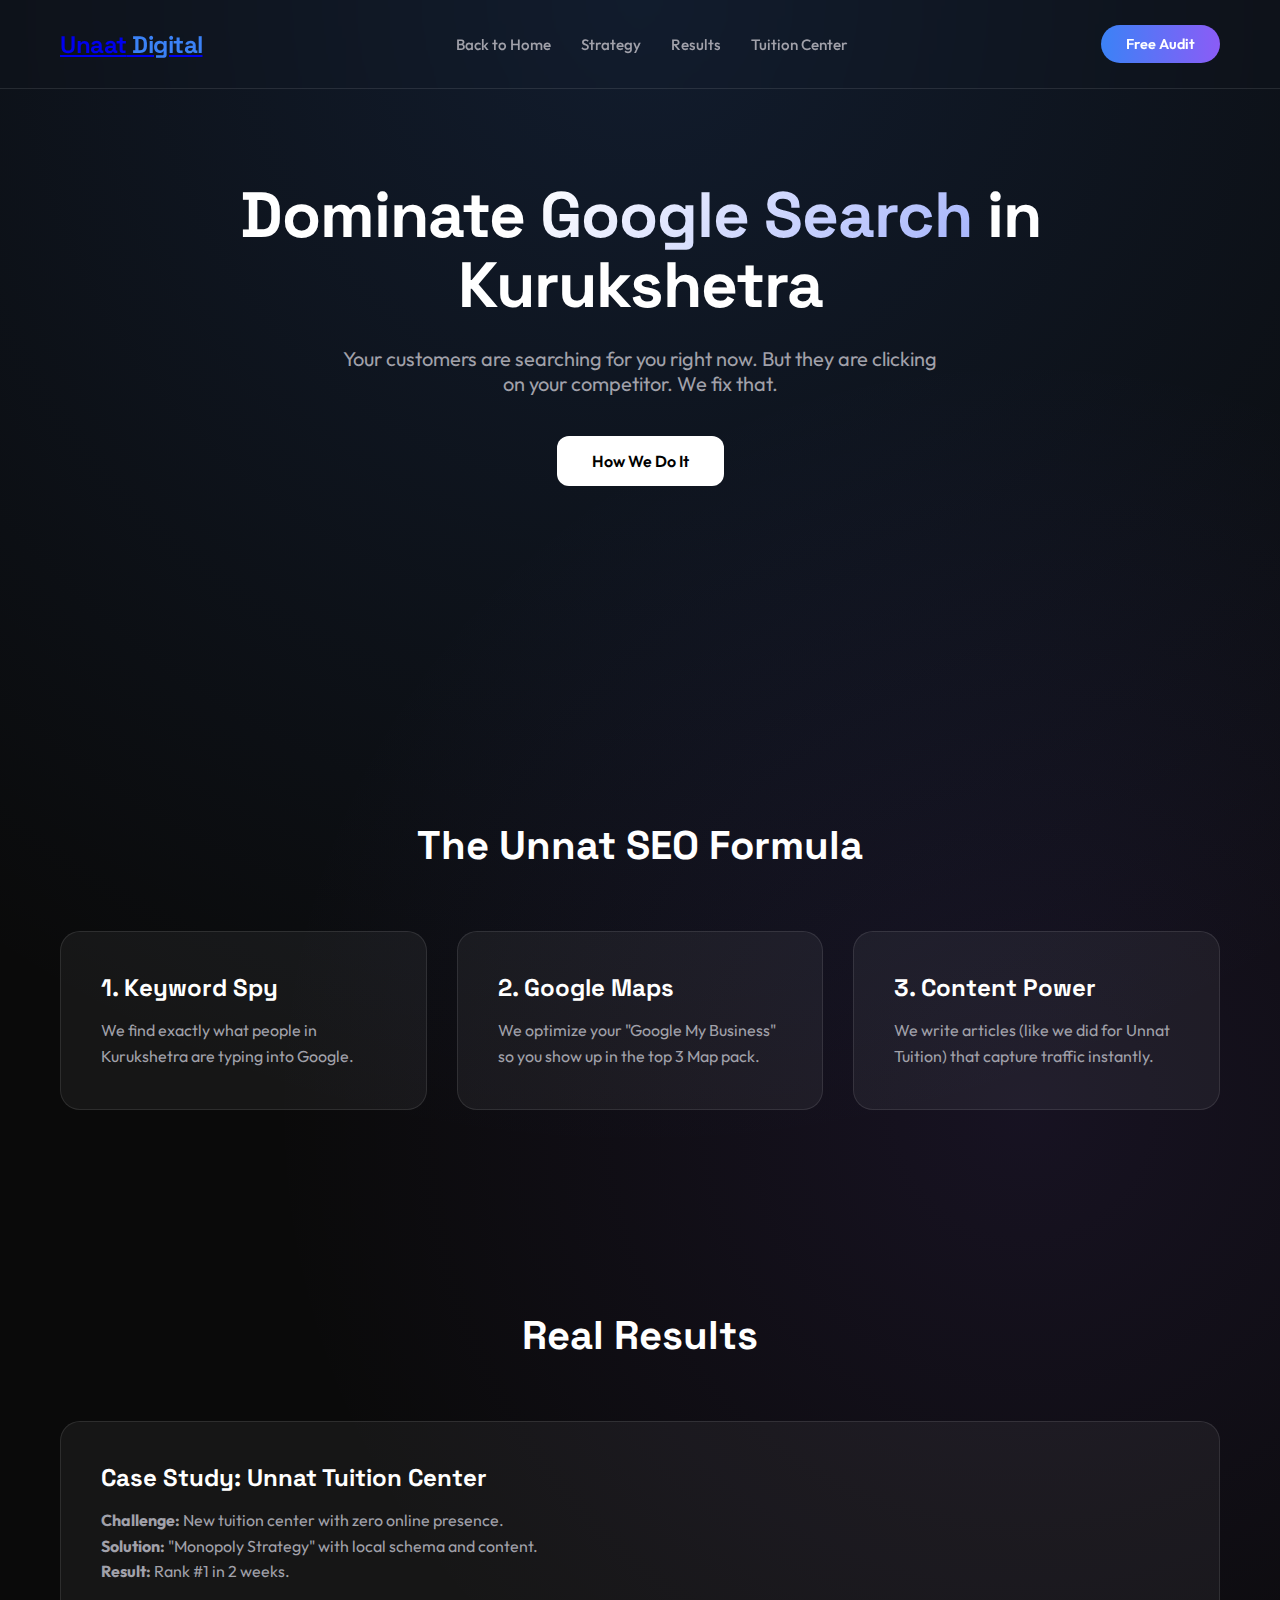
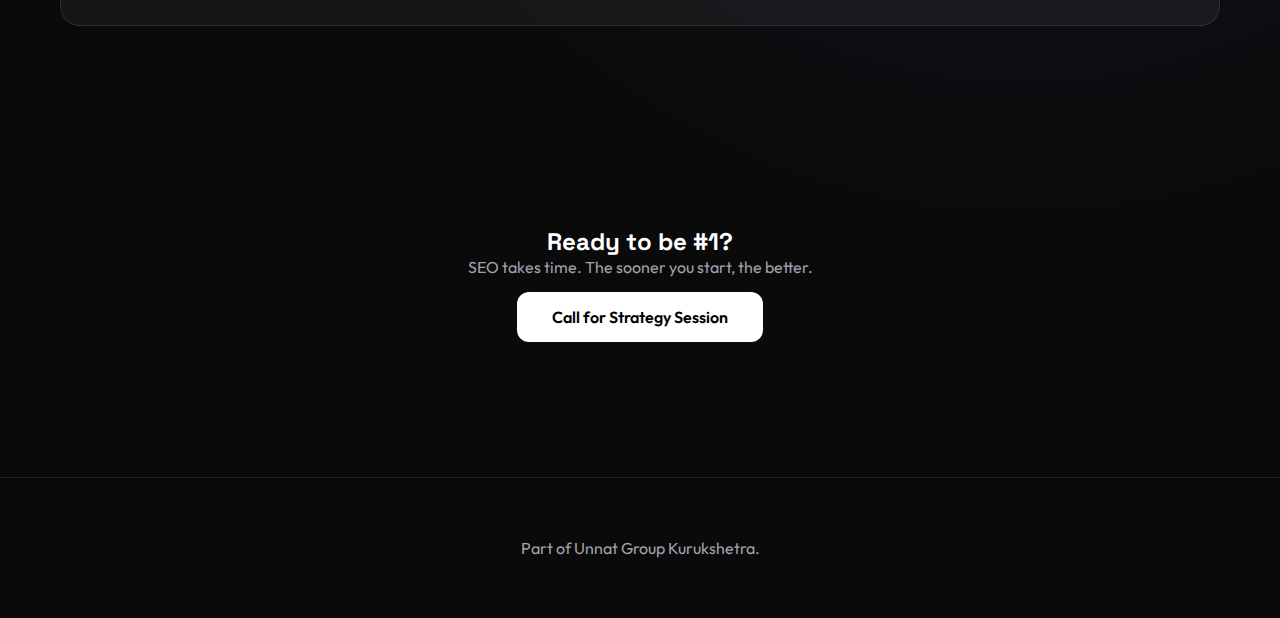
<file: seo-services-kurukshetra.html>
<!DOCTYPE html>
<html lang="en">

<head>
    <meta charset="UTF-8">
    <meta name="viewport" content="width=device-width, initial-scale=1.0">
    <title>SEO Company in Kurukshetra | Rank #1 on Google | Unnat Digital</title>
    <meta name="description"
        content="Get more customers with Unnat Digital's SEO services. We help Kurukshetra businesses rank on the first page of Google Maps and Search.">
    <meta name="keywords"
        content="SEO Services Kurukshetra, Digital Marketing Agency Kurukshetra, Google Ranking Expert, SEO Consultant Haryana">
    <link rel="preconnect" href="https://fonts.googleapis.com">
    <link rel="preconnect" href="https://fonts.gstatic.com" crossorigin>
    <link
        href="https://fonts.googleapis.com/css2?family=Outfit:wght@300;400;500;700&family=Space+Grotesk:wght@400;600;700&display=swap"
        rel="stylesheet">
    <link rel="stylesheet" href="digital.css">

    <!-- Service Schema -->
    <script type="application/ld+json">
    {
      "@context": "https://schema.org",
      "@type": "Service",
      "serviceType": "SEO Optimization",
      "provider": {
        "@type": "ProfessionalService",
        "name": "Unnat Digital"
      },
      "areaServed": {
        "@type": "City",
        "name": "Kurukshetra"
      }
    }
    </script>
</head>

<body>

    <header>
        <div class="container nav">
            <a href="digital.html" class="brand">Unaat<span> Digital</span></a>
            <nav>
                <ul class="nav-links">
                    <li><a href="digital.html">Back to Home</a></li>
                    <li><a href="#process">Strategy</a></li>
                    <li><a href="#results">Results</a></li>
                    <li><a href="index.html">Tuition Center</a></li>
                </ul>
            </nav>
            <a href="mailto:contact@unnat.com" class="nav-cta">Free Audit</a>
        </div>
    </header>

    <section class="hero" style="min-height: 80vh;">
        <div class="container">
            <h1>Dominate <span class="text-gradient">Google Search</span> in Kurukshetra</h1>
            <p>Your customers are searching for you right now. But they are clicking on your competitor. We fix that.
            </p>
            <div class="hero-btns">
                <a href="#process" class="btn btn-primary">How We Do It</a>
            </div>
        </div>
    </section>

    <section id="process" class="services">
        <div class="container">
            <div class="section-header">
                <h2>The Unnat SEO Formula</h2>
            </div>
            <div class="grid">
                <div class="card">
                    <h3>1. Keyword Spy</h3>
                    <p>We find exactly what people in Kurukshetra are typing into Google.</p>
                </div>
                <div class="card">
                    <h3>2. Google Maps</h3>
                    <p>We optimize your "Google My Business" so you show up in the top 3 Map pack.</p>
                </div>
                <div class="card">
                    <h3>3. Content Power</h3>
                    <p>We write articles (like we did for Unnat Tuition) that capture traffic instantly.</p>
                </div>
            </div>
        </div>
    </section>

    <section id="results" class="process">
        <div class="container">
            <div class="section-header">
                <h2>Real Results</h2>
            </div>
            <div class="grid">
                <div class="card" style="width: 100%;">
                    <h3>Case Study: Unnat Tuition Center</h3>
                    <p><strong>Challenge:</strong> New tuition center with zero online presence.</p>
                    <p><strong>Solution:</strong> "Monopoly Strategy" with local schema and content.</p>
                    <p><strong>Result:</strong> <span style="color: var(--accent-green);">Rank #1 in 2 weeks.</span></p>
                </div>
            </div>
        </div>
    </section>

    <!-- CTA -->
    <section class="pricing">
        <div class="container" style="text-align: center;">
            <h2>Ready to be #1?</h2>
            <p style="margin-bottom: 30px; color: var(--text-secondary);">SEO takes time. The sooner you start, the
                better.</p>
            <a href="tel:+918307264895" class="btn btn-primary">Call for Strategy Session</a>
        </div>
    </section>

    <footer>
        <div class="container">
            <p style="text-align: center; color: var(--text-secondary);">Part of Unnat Group Kurukshetra.</p>
        </div>
    </footer>

</body>

</html>
</file>
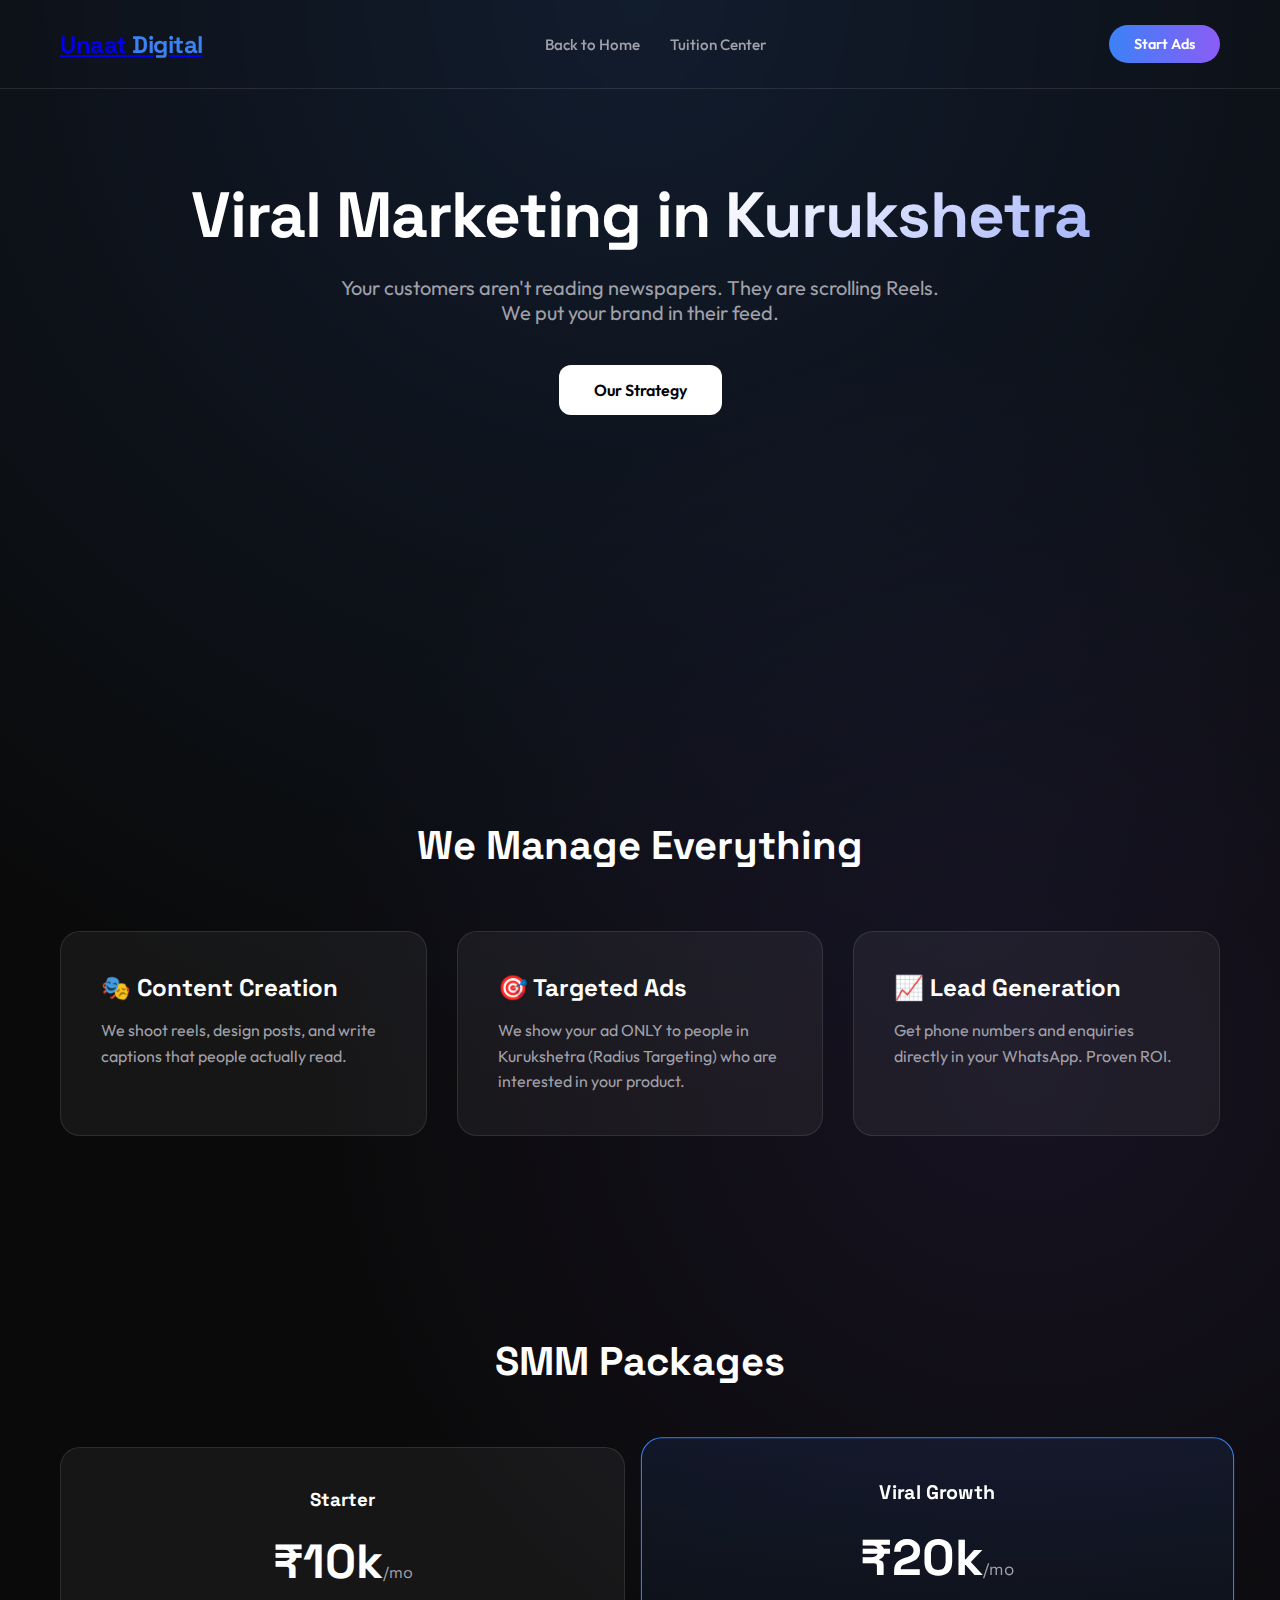
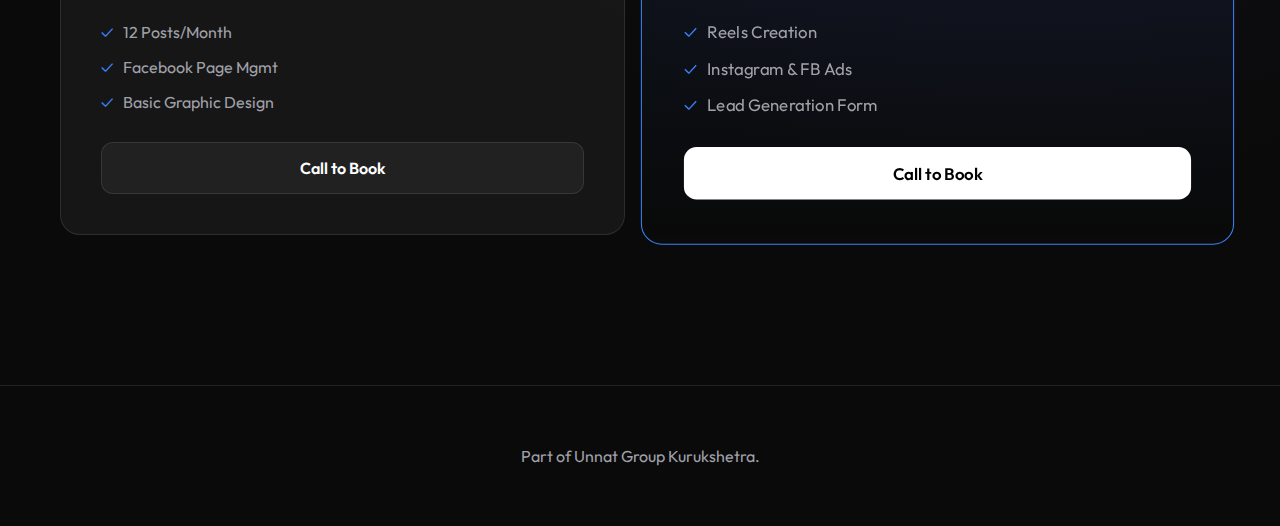
<file: social-media-marketing.html>
<!DOCTYPE html>
<html lang="en">

<head>
    <meta charset="UTF-8">
    <meta name="viewport" content="width=device-width, initial-scale=1.0">
    <title>Social Media Marketing Kurukshetra | Instagram & Facebook Ads</title>
    <meta name="description"
        content="Grow your brand on Instagram & Facebook. Unaat Digital manages social media ads for Kurukshetra businesses. Get real leads, not just likes.">
    <meta name="keywords"
        content="Social Media Marketing Agency Kurukshetra, Facebook Ads Expert, Instagram Marketing, SMM Company Haryana">
    <link rel="preconnect" href="https://fonts.googleapis.com">
    <link rel="preconnect" href="https://fonts.gstatic.com" crossorigin>
    <link
        href="https://fonts.googleapis.com/css2?family=Outfit:wght@300;400;500;700&family=Space+Grotesk:wght@400;600;700&display=swap"
        rel="stylesheet">
    <link rel="stylesheet" href="digital.css">

    <!-- Service Schema -->
    <script type="application/ld+json">
    {
      "@context": "https://schema.org",
      "@type": "Service",
      "serviceType": "Social Media Marketing",
      "provider": {
        "@type": "ProfessionalService",
        "name": "Unaat Digital"
      },
      "areaServed": {
        "@type": "City",
        "name": "Kurukshetra"
      }
    }
    </script>
</head>

<body>

    <header>
        <div class="container nav">
            <a href="digital.html" class="brand">Unaat<span> Digital</span></a>
            <nav>
                <ul class="nav-links">
                    <li><a href="digital.html">Back to Home</a></li>
                    <li><a href="index.html">Tuition Center</a></li>
                </ul>
            </nav>
            <a href="mailto:contact@unnat.com" class="nav-cta">Start Ads</a>
        </div>
    </header>

    <section class="hero" style="min-height: 80vh;">
        <div class="container">
            <h1>Viral Marketing in <span class="text-gradient">Kurukshetra</span></h1>
            <p>Your customers aren't reading newspapers. They are scrolling Reels. We put your brand in their feed.</p>
            <div class="hero-btns">
                <a href="#services" class="btn btn-primary">Our Strategy</a>
            </div>
        </div>
    </section>

    <section id="services" class="services">
        <div class="container">
            <div class="section-header">
                <h2>We Manage Everything</h2>
            </div>
            <div class="grid">
                <div class="card">
                    <h3>🎭 Content Creation</h3>
                    <p>We shoot reels, design posts, and write captions that people actually read.</p>
                </div>
                <div class="card">
                    <h3>🎯 Targeted Ads</h3>
                    <p>We show your ad ONLY to people in Kurukshetra (Radius Targeting) who are interested in your
                        product.</p>
                </div>
                <div class="card">
                    <h3>📈 Lead Generation</h3>
                    <p>Get phone numbers and enquiries directly in your WhatsApp. Proven ROI.</p>
                </div>
            </div>
        </div>
    </section>

    <!-- Pricing -->
    <section class="pricing">
        <div class="container">
            <div class="section-header">
                <h2>SMM Packages</h2>
            </div>
            <div class="grid">
                <div class="price-card">
                    <h3>Starter</h3>
                    <div class="price">₹10k<span>/mo</span></div>
                    <ul class="features-list">
                        <li>12 Posts/Month</li>
                        <li>Facebook Page Mgmt</li>
                        <li>Basic Graphic Design</li>
                    </ul>
                    <a href="tel:+918307264895" class="btn btn-outline" style="width: 100%; display: block;">Call to
                        Book</a>
                </div>
                <div class="price-card featured">
                    <h3>Viral Growth</h3>
                    <div class="price">₹20k<span>/mo</span></div>
                    <ul class="features-list">
                        <li>Reels Creation</li>
                        <li>Instagram & FB Ads</li>
                        <li>Lead Generation Form</li>
                    </ul>
                    <a href="tel:+918307264895" class="btn btn-primary" style="width: 100%; display: block;">Call to
                        Book</a>
                </div>
            </div>
        </div>
    </section>

    <footer>
        <div class="container">
            <p style="text-align: center; color: var(--text-secondary);">Part of Unnat Group Kurukshetra.</p>
        </div>
    </footer>

</body>

</html>
</file>
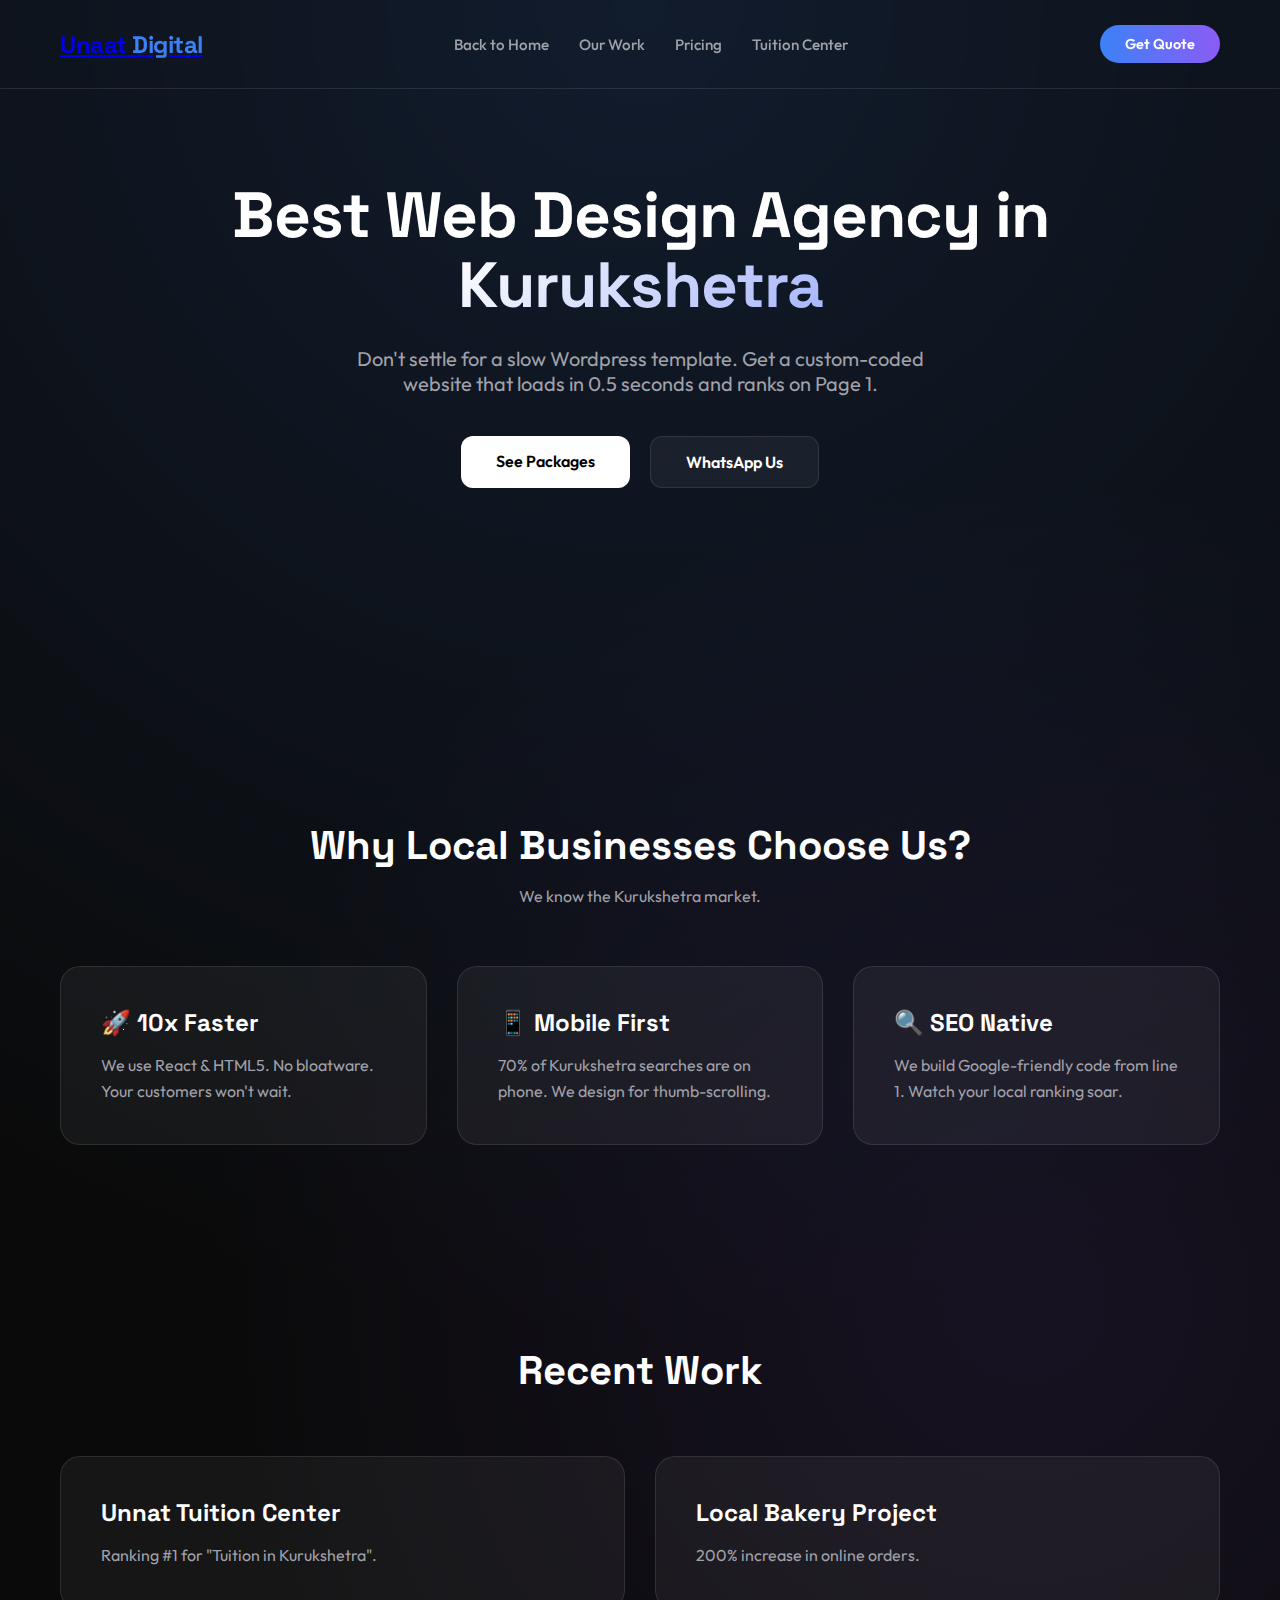
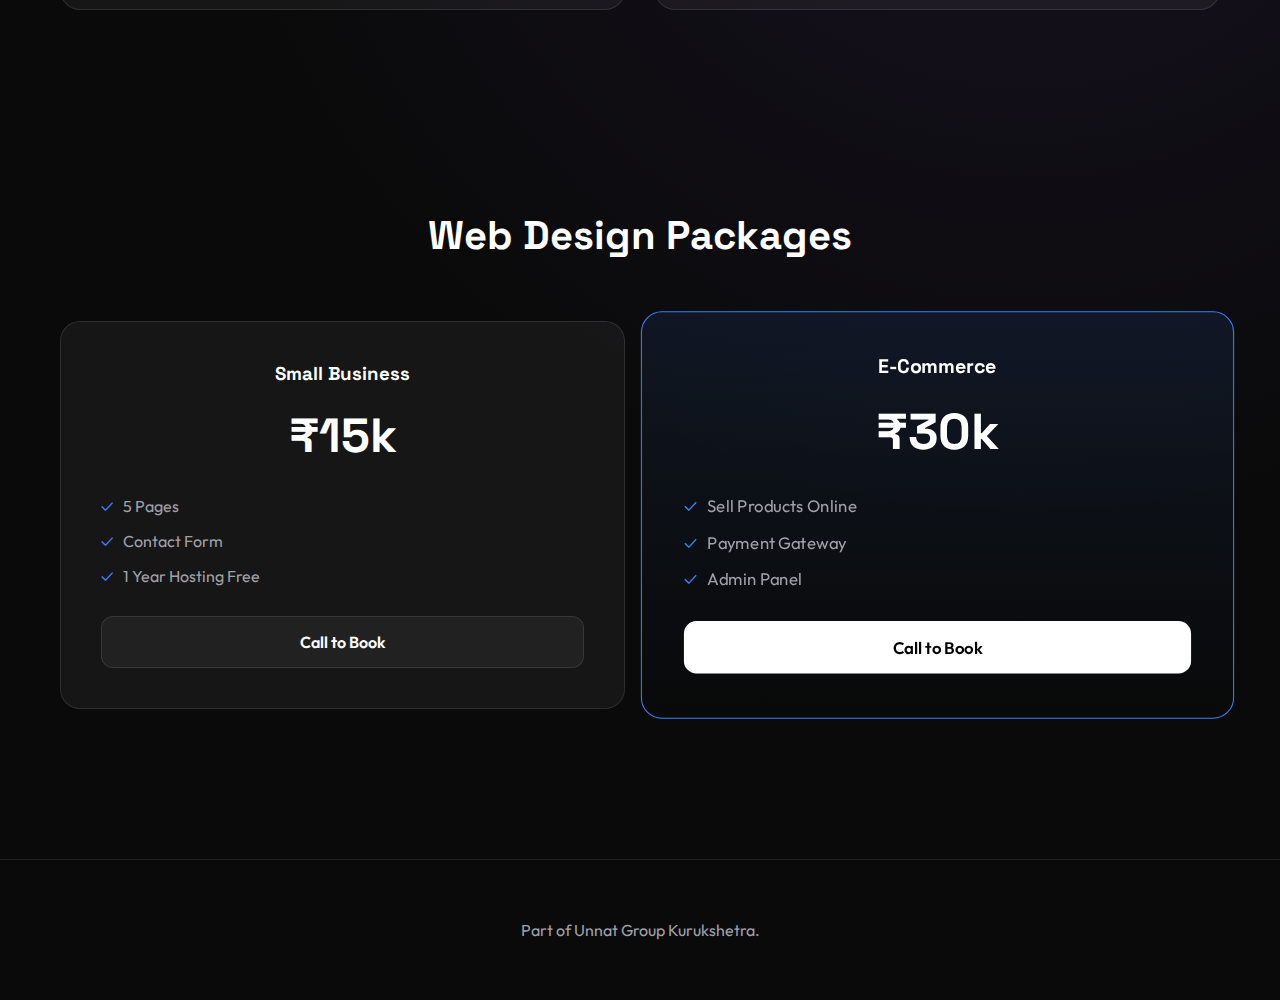
<file: web-design-kurukshetra.html>
<!DOCTYPE html>
<html lang="en">

<head>
    <meta charset="UTF-8">
    <meta name="viewport" content="width=device-width, initial-scale=1.0">
    <title>Best Web Designer in Kurukshetra | Custom Websites @ ₹15k</title>
    <meta name="description"
        content="Looking for a Website Designer in Kurukshetra? Unnat Digital builds fast, mobile-friendly websites for local businesses. Rank #1 on Google.">
    <meta name="keywords"
        content="Web Designer Kurukshetra, Website Maker in Kurukshetra, Best Web Development Company Didar Nagar, Unnat Digital">
    <link rel="preconnect" href="https://fonts.googleapis.com">
    <link rel="preconnect" href="https://fonts.gstatic.com" crossorigin>
    <link
        href="https://fonts.googleapis.com/css2?family=Outfit:wght@300;400;500;700&family=Space+Grotesk:wght@400;600;700&display=swap"
        rel="stylesheet">
    <link rel="stylesheet" href="digital.css">

    <!-- Service Schema -->
    <script type="application/ld+json">
    {
      "@context": "https://schema.org",
      "@type": "Service",
      "serviceType": "Web Design",
      "provider": {
        "@type": "ProfessionalService",
        "name": "Unnat Digital"
      },
      "areaServed": {
        "@type": "City",
        "name": "Kurukshetra"
      },
      "hasOfferCatalog": {
        "@type": "OfferCatalog",
        "name": "Website Packages",
        "itemListElement": [
          {
            "@type": "Offer",
            "name": "Business Website",
            "price": "15000",
            "priceCurrency": "INR"
          },
          {
             "@type": "Offer",
             "name": "E-commerce Website",
             "price": "30000",
             "priceCurrency": "INR"
           }
        ]
      }
    }
    </script>
</head>

<body>

    <header>
        <div class="container nav">
            <a href="digital.html" class="brand">Unaat<span> Digital</span></a>
            <nav>
                <ul class="nav-links">
                    <li><a href="digital.html">Back to Home</a></li>
                    <li><a href="#portfolio">Our Work</a></li>
                    <li><a href="#pricing">Pricing</a></li>
                    <li><a href="index.html">Tuition Center</a></li>
                </ul>
            </nav>
            <a href="mailto:contact@unnat.com" class="nav-cta">Get Quote</a>
        </div>
    </header>

    <section class="hero" style="min-height: 80vh;">
        <div class="container">
            <h1>Best Web Design Agency in <span class="text-gradient">Kurukshetra</span></h1>
            <p>Don't settle for a slow Wordpress template. Get a custom-coded website that loads in 0.5 seconds and
                ranks on Page 1.</p>
            <div class="hero-btns">
                <a href="#pricing" class="btn btn-primary">See Packages</a>
                <a href="https://wa.me/918307264895" class="btn btn-outline">WhatsApp Us</a>
            </div>
        </div>
    </section>

    <section class="services">
        <div class="container">
            <div class="section-header">
                <h2>Why Local Businesses Choose Us?</h2>
                <p style="color: var(--text-secondary);">We know the Kurukshetra market.</p>
            </div>
            <div class="grid">
                <div class="card">
                    <h3>🚀 10x Faster</h3>
                    <p>We use React & HTML5. No bloatware. Your customers won't wait.</p>
                </div>
                <div class="card">
                    <h3>📱 Mobile First</h3>
                    <p>70% of Kurukshetra searches are on phone. We design for thumb-scrolling.</p>
                </div>
                <div class="card">
                    <h3>🔍 SEO Native</h3>
                    <p>We build Google-friendly code from line 1. Watch your local ranking soar.</p>
                </div>
            </div>
        </div>
    </section>

    <!-- Portfolio Stub -->
    <section id="portfolio" class="process">
        <div class="container">
            <div class="section-header">
                <h2>Recent Work</h2>
            </div>
            <div class="grid">
                <div class="card">
                    <h3>Unnat Tuition Center</h3>
                    <p>Ranking #1 for "Tuition in Kurukshetra".</p>
                </div>
                <div class="card">
                    <h3>Local Bakery Project</h3>
                    <p>200% increase in online orders.</p>
                </div>
            </div>
        </div>
    </section>

    <!-- Pricing Section -->
    <section id="pricing" class="pricing">
        <div class="container">
            <div class="section-header">
                <h2>Web Design Packages</h2>
            </div>
            <div class="grid">
                <div class="price-card">
                    <h3>Small Business</h3>
                    <div class="price">₹15k</div>
                    <ul class="features-list">
                        <li>5 Pages</li>
                        <li>Contact Form</li>
                        <li>1 Year Hosting Free</li>
                    </ul>
                    <a href="tel:+918307264895" class="btn btn-outline" style="width: 100%; display: block;">Call to
                        Book</a>
                </div>
                <div class="price-card featured">
                    <h3>E-Commerce</h3>
                    <div class="price">₹30k</div>
                    <ul class="features-list">
                        <li>Sell Products Online</li>
                        <li>Payment Gateway</li>
                        <li>Admin Panel</li>
                    </ul>
                    <a href="tel:+918307264895" class="btn btn-primary" style="width: 100%; display: block;">Call to
                        Book</a>
                </div>
            </div>
        </div>
    </section>

    <footer>
        <div class="container">
            <p style="text-align: center; color: var(--text-secondary);">Part of Unnat Group Kurukshetra.</p>
        </div>
    </footer>

</body>

</html>
</file>
<file: digital.css>
:root {
    --bg-dark: #0a0a0a;
    --text-primary: #ffffff;
    --text-secondary: #a1a1aa;
    --accent-blue: #3b82f6;
    --accent-purple: #8b5cf6;
    --glass-bg: rgba(255, 255, 255, 0.05);
    --glass-border: rgba(255, 255, 255, 0.1);
    --container-width: 1200px;
}

* {
    margin: 0;
    padding: 0;
    box-sizing: border-box;
}

body {
    background-color: var(--bg-dark);
    color: var(--text-primary);
    font-family: 'Outfit', sans-serif;
    overflow-x: hidden;
    background-image:
        radial-gradient(circle at 50% 0%, rgba(59, 130, 246, 0.15), transparent 50%),
        radial-gradient(circle at 80% 50%, rgba(139, 92, 246, 0.1), transparent 50%);
    min-height: 100vh;
}

.container {
    max-width: var(--container-width);
    margin: 0 auto;
    padding: 0 20px;
}

/* Typography */
h1,
h2,
h3,
.brand {
    font-family: 'Space Grotesk', sans-serif;
}

.text-gradient {
    background: linear-gradient(135deg, #fff 0%, #a5b4fc 100%);
    -webkit-background-clip: text;
    background-clip: text;
    -webkit-text-fill-color: transparent;
}

/* Header */
header {
    padding: 25px 0;
    position: fixed;
    width: 100%;
    top: 0;
    z-index: 100;
    backdrop-filter: blur(10px);
    border-bottom: 1px solid var(--glass-border);
}

.nav {
    display: flex;
    justify-content: space-between;
    align-items: center;
}

.brand {
    font-size: 1.5rem;
    font-weight: 700;
    letter-spacing: -0.5px;
}

.brand span {
    color: var(--accent-blue);
}

.nav-cta {
    background: linear-gradient(90deg, var(--accent-blue), var(--accent-purple));
    padding: 10px 25px;
    border-radius: 50px;
    font-weight: 600;
    font-size: 0.9rem;
    color: white;
    text-decoration: none;
    transition: transform 0.3s ease;
}

.nav-cta:hover {
    transform: scale(1.05);
}

.nav-links {
    display: flex;
    list-style: none;
    gap: 30px;
}

.nav-links li a {
    color: var(--text-secondary);
    text-decoration: none;
    font-size: 0.95rem;
    font-weight: 500;
    transition: 0.3s;
}

.nav-links li a:hover {
    color: white;
}

.hamburger {
    display: none;
    cursor: pointer;
}

.hamburger .line {
    width: 25px;
    height: 3px;
    background-color: white;
    margin: 5px;
    transition: 0.3s;
}

@media (max-width: 768px) {
    .nav-links {
        position: fixed;
        background: rgba(10, 10, 10, 0.95);
        backdrop-filter: blur(10px);
        height: 100vh;
        width: 100%;
        top: 0;
        left: 0;
        flex-direction: column;
        justify-content: center;
        align-items: center;
        transform: translateX(100%);
        transition: 0.3s ease-in-out;
        z-index: 99;
    }

    .nav-links.active {
        transform: translateX(0%);
    }

    .hamburger {
        display: block;
        z-index: 100;
    }

    .hamburger.toggle .line:nth-child(1) {
        transform: rotate(-45deg) translate(-5px, 6px);
    }

    .hamburger.toggle .line:nth-child(2) {
        opacity: 0;
    }

    .hamburger.toggle .line:nth-child(3) {
        transform: rotate(45deg) translate(-5px, -6px);
    }

    .nav-cta {
        display: none;
    }

    /* Hide CTA on mobile to save space */

    .mobile-sticky-bar {
        position: fixed;
        bottom: 0;
        left: 0;
        width: 100%;
        display: flex;
        z-index: 999;
        box-shadow: 0 -5px 20px rgba(0, 0, 0, 0.5);
    }

    .sticky-btn {
        flex: 1;
        text-align: center;
        padding: 15px;
        color: white;
        text-decoration: none;
        font-weight: 700;
        font-size: 1rem;
        display: flex;
        align-items: center;
        justify-content: center;
        gap: 10px;
        transition: 0.2s;
    }

    .call-btn {
        background-color: #0a0a0a;
        /* Dark branding */
        border-top: 1px solid var(--glass-border);
    }

    .whatsapp-btn {
        background-color: #25D366;
        /* WhatsApp Green */
    }

    .sticky-btn:active {
        opacity: 0.8;
    }

    footer {
        padding-bottom: 80px;
        /* Space for sticky bar */
    }
}

@media (min-width: 769px) {
    .mobile-sticky-bar {
        display: none;
    }
}

/* Hero Section */
.hero {
    padding: 180px 0 100px;
    text-align: center;
    position: relative;
}

.hero h1 {
    font-size: 4rem;
    line-height: 1.1;
    margin-bottom: 25px;
    letter-spacing: -1px;
}

.hero p {
    color: var(--text-secondary);
    font-size: 1.25rem;
    max-width: 600px;
    margin: 0 auto 40px;
}

.hero-btns {
    display: flex;
    gap: 20px;
    justify-content: center;
}

.btn {
    padding: 15px 35px;
    border-radius: 12px;
    font-weight: 600;
    text-decoration: none;
    transition: all 0.3s ease;
}

.btn-primary {
    background: white;
    color: black;
}

.btn-primary:hover {
    background: #e2e8f0;
    transform: translateY(-2px);
}

.btn-outline {
    border: 1px solid var(--glass-border);
    background: var(--glass-bg);
    color: white;
}

.btn-outline:hover {
    background: rgba(255, 255, 255, 0.1);
}

/* Services Grid */
.services {
    padding: 100px 0;
}

.section-header {
    text-align: center;
    margin-bottom: 60px;
}

.section-header h2 {
    font-size: 2.5rem;
    margin-bottom: 15px;
}

.grid {
    display: grid;
    grid-template-columns: repeat(auto-fit, minmax(350px, 1fr));
    gap: 30px;
}

.card {
    background: var(--glass-bg);
    border: 1px solid var(--glass-border);
    border-radius: 20px;
    padding: 40px;
    transition: all 0.3s ease;
    position: relative;
    overflow: hidden;
}

.card:hover {
    border-color: var(--accent-blue);
    transform: translateY(-5px);
    box-shadow: 0 20px 40px -10px rgba(59, 130, 246, 0.1);
}

.card::before {
    content: '';
    position: absolute;
    top: 0;
    left: 0;
    width: 100%;
    height: 100%;
    background: linear-gradient(45deg, transparent, rgba(255, 255, 255, 0.03));
    opacity: 0;
    transition: 0.3s;
}

.card:hover::before {
    opacity: 1;
}

.icon-box {
    width: 60px;
    height: 60px;
    background: linear-gradient(135deg, rgba(59, 130, 246, 0.2), rgba(139, 92, 246, 0.2));
    border-radius: 15px;
    display: flex;
    align-items: center;
    justify-content: center;
    font-size: 1.8rem;
    margin-bottom: 25px;
    color: #93c5fd;
}

.card h3 {
    font-size: 1.5rem;
    margin-bottom: 15px;
}

.card p {
    color: var(--text-secondary);
    line-height: 1.6;
}

.tech-stack {
    margin-top: 25px;
    display: flex;
    gap: 10px;
}

.tech-tag {
    font-size: 0.8rem;
    padding: 5px 10px;
    background: rgba(255, 255, 255, 0.05);
    border-radius: 50px;
    color: var(--text-secondary);
}

/* Process Section */
.process {
    padding: 100px 0;
    position: relative;
}

.timeline {
    position: relative;
    max-width: 800px;
    margin: 50px auto;
}

.timeline::after {
    content: '';
    position: absolute;
    width: 2px;
    background: var(--glass-border);
    top: 0;
    bottom: 0;
    left: 50%;
    margin-left: -1px;
}

.step {
    padding: 10px 40px;
    position: relative;
    width: 50%;
    box-sizing: border-box;
}

.step::after {
    content: '';
    position: absolute;
    width: 20px;
    height: 20px;
    right: -10px;
    background: var(--accent-blue);
    border: 4px solid var(--bg-dark);
    top: 15px;
    border-radius: 50%;
    z-index: 1;
}

.left {
    left: 0;
}

.right {
    left: 50%;
}

.right::after {
    left: -10px;
}

.step-content {
    padding: 20px 30px;
    background: var(--glass-bg);
    border: 1px solid var(--glass-border);
    border-radius: 15px;
    position: relative;
    transition: 0.3s;
}

.step-content:hover {
    border-color: var(--accent-purple);
}

.step-number {
    font-size: 3rem;
    font-weight: 700;
    color: rgba(255, 255, 255, 0.05);
    position: absolute;
    top: 10px;
    right: 20px;
}

/* Pricing Section */
.pricing {
    padding: 100px 0;
}

.price-card {
    background: var(--glass-bg);
    border: 1px solid var(--glass-border);
    border-radius: 20px;
    padding: 40px;
    text-align: center;
    transition: 0.3s;
}

.price-card.featured {
    border-color: var(--accent-blue);
    background: linear-gradient(180deg, rgba(59, 130, 246, 0.1) 0%, rgba(0, 0, 0, 0) 100%);
    transform: scale(1.05);
}

.price {
    font-size: 3rem;
    font-weight: 700;
    margin: 20px 0;
    font-family: 'Space Grotesk', sans-serif;
}

.price span {
    font-size: 1rem;
    color: var(--text-secondary);
    font-weight: 400;
}

.features-list {
    list-style: none;
    margin: 30px 0;
    text-align: left;
}

.features-list li {
    margin-bottom: 15px;
    color: var(--text-secondary);
}

.features-list li::before {
    content: '✓';
    color: var(--accent-blue);
    margin-right: 10px;
}

/* FAQ Section */
.faq-section {
    padding: 80px 0;
}

.faq-item {
    background: var(--glass-bg);
    margin-bottom: 15px;
    border-radius: 10px;
    border: 1px solid var(--glass-border);
    overflow: hidden;
}

.faq-item summary {
    padding: 20px;
    cursor: pointer;
    font-weight: 600;
    list-style: none;
    position: relative;
}

.faq-item summary::after {
    content: '+';
    position: absolute;
    right: 20px;
    color: var(--accent-blue);
}

.faq-item[open] summary::after {
    content: '-';
}

.faq-item p {
    padding: 0 20px 20px;
    color: var(--text-secondary);
    font-size: 0.95rem;
}

/* Footer (Shared Style) */
footer {
    border-top: 1px solid var(--glass-border);
    padding: 60px 0;
    text-align: center;
    margin-top: 50px;
}

.footer-link {
    color: var(--text-secondary);
    transition: color 0.3s;
}

.footer-link:hover {
    color: white;
}

/* Responsive */
@media (max-width: 768px) {
    .hero h1 {
        font-size: 2.8rem;
    }

    /* --- PREMIUM ANIMATIONS --- */

    @keyframes fadeInUp {
        from {
            opacity: 0;
            transform: translateY(30px);
        }

        to {
            opacity: 1;
            transform: translateY(0);
        }
    }

    @keyframes float {
        0% {
            transform: translateY(0px);
        }

        50% {
            transform: translateY(-10px);
        }

        100% {
            transform: translateY(0px);
        }
    }

    @keyframes glow {
        0% {
            box-shadow: 0 0 5px rgba(59, 130, 246, 0.2);
        }

        50% {
            box-shadow: 0 0 20px rgba(59, 130, 246, 0.6);
        }

        100% {
            box-shadow: 0 0 5px rgba(59, 130, 246, 0.2);
        }
    }

    /* Apply Animations */
    .hero h1 {
        animation: fadeInUp 0.8s ease-out forwards;
    }

    .hero p {
        animation: fadeInUp 0.8s ease-out 0.2s forwards;
        opacity: 0;
    }

    .hero-btns {
        animation: fadeInUp 0.8s ease-out 0.4s forwards;
        opacity: 0;
    }

    .card {
        animation: fadeInUp 0.6s ease-out forwards;
        opacity: 0;
        /* JS handles intersection observer, or simple delay here */
        animation-delay: 0.2s;
        /* simplified for static implementation */
    }

    /* Floating Icons */
    .icon-box {
        animation: float 4s ease-in-out infinite;
    }

    /* Glowing Primary Buttons */
    .btn-primary {
        animation: glow 3s infinite;
    }

    /* Enterprise Badge */
    .enterprise-badge {
        background: linear-gradient(90deg, #F59E0B, #D97706);
        color: white;
        padding: 5px 15px;
        border-radius: 20px;
        font-size: 0.8rem;
        font-weight: 700;
        text-transform: uppercase;
        letter-spacing: 1px;
        margin-bottom: 10px;
        display: inline-block;
        box-shadow: 0 5px 15px rgba(245, 158, 11, 0.4);
    }
}
</file>
<file: style.css>
/* Global Styles */
:root {
    --primary-color: #0d47a1;
    /* Deep Blue */
    --secondary-color: #ffca28;
    /* Amber/Yellow for accents */
    --accent-color: #e65100;
    /* Deep Orange for CTAs */
    --text-dark: #1a1a1a;
    --text-light: #555555;
    --white: #ffffff;
    --light-bg: #f8f9fa;
    --transition: all 0.3s ease;
    --shadow: 0 4px 6px rgba(0, 0, 0, 0.1);
    --hover-shadow: 0 10px 15px rgba(0, 0, 0, 0.15);
}

* {
    margin: 0;
    padding: 0;
    box-sizing: border-box;
    scroll-behavior: smooth;
}

body {
    font-family: 'Inter', sans-serif;
    color: var(--text-dark);
    line-height: 1.6;
    overflow-x: hidden;
    position: relative;
    width: 100%;
}

html {
    overflow-x: hidden;
    width: 100%;
    position: relative;
}

img {
    max-width: 100%;
    height: auto;
}

h1,
h2,
h3,
h4,
h5,
h6 {
    font-family: 'Outfit', sans-serif;
    color: var(--primary-color);
    line-height: 1.2;
}

a {
    text-decoration: none;
    color: inherit;
    transition: var(--transition);
}

ul {
    list-style: none;
}

.container {
    max-width: 1200px;
    margin: 0 auto;
    padding: 0 20px;
}

.highlight {
    color: var(--accent-color);
}

.btn {
    display: inline-block;
    padding: 12px 30px;
    border-radius: 50px;
    font-weight: 600;
    text-align: center;
    cursor: pointer;
    transition: var(--transition);
}

.btn-primary {
    background-color: var(--accent-color);
    color: var(--white);
    border: 2px solid var(--accent-color);
}

.btn-primary:hover {
    background-color: #bf360c;
    border-color: #bf360c;
    transform: translateY(-2px);
}

.btn-outline {
    background-color: transparent;
    color: var(--primary-color);
    border: 2px solid var(--primary-color);
    margin-left: 10px;
}

.btn-outline:hover {
    background-color: var(--primary-color);
    color: var(--white);
    transform: translateY(-2px);
}

.btn-block {
    display: block;
    width: 100%;
}

.btn-text {
    color: var(--primary-color);
    font-weight: 600;
    margin-top: 10px;
    display: inline-block;
}

.btn-text:hover {
    color: var(--accent-color);
    text-decoration: underline;
}

/* Navbar */
.navbar {
    position: fixed;
    top: 0;
    width: 100%;
    background-color: rgba(255, 255, 255, 0.95);
    backdrop-filter: blur(10px);
    z-index: 1000;
    box-shadow: 0 2px 10px rgba(0, 0, 0, 0.05);
    padding: 15px 0;
}

.nav-container {
    display: flex;
    justify-content: space-between;
    align-items: center;
}

.logo {
    font-family: 'Outfit', sans-serif;
    font-size: 1.8rem;
    font-weight: 800;
    color: var(--primary-color);
}

.nav-links {
    display: flex;
    align-items: center;
    gap: 30px;
}

.nav-links li a {
    font-weight: 500;
    font-size: 1rem;
    color: var(--text-dark);
}

.nav-links li a:hover {
    color: var(--primary-color);
}

.btn-nav {
    background-color: var(--primary-color);
    color: var(--white) !important;
    padding: 8px 20px;
    border-radius: 5px;
}

.btn-nav:hover {
    background-color: #083070;
}

.hamburger {
    display: none;
    cursor: pointer;
    flex-direction: column;
    gap: 5px;
}

.hamburger span {
    width: 25px;
    height: 3px;
    background-color: var(--text-dark);
    transition: var(--transition);
}

/* Hero Section */
.hero {
    padding: 160px 0 100px;
    background: linear-gradient(135deg, #e3f2fd 0%, #fff3e0 100%);
    min-height: 90vh;
    display: flex;
    align-items: center;
}

.hero-content {
    display: flex;
    align-items: center;
    justify-content: space-between;
    gap: 50px;
}

.hero-text {
    flex: 1;
}

.hero-text h1 {
    font-size: 3.5rem;
    margin-bottom: 20px;
}

.hero-text p {
    font-size: 1.2rem;
    margin-bottom: 30px;
    color: var(--text-light);
    color: var(--text-light);
    max-width: 500px;
}

.hero-btns {
    display: flex;
    gap: 15px;
    flex-wrap: wrap;
}

.hero-image {
    flex: 1;
    display: flex;
    justify-content: center;
    align-items: center;
}

.image-placeholder {
    width: 100%;
    height: 400px;
    background-color: #ddd;
    border-radius: 20px;
    display: flex;
    align-items: center;
    justify-content: center;
    font-weight: 700;
    color: #666;
    background-image: url('https://images.unsplash.com/photo-1523240795612-9a054b0db644?ixlib=rb-1.2.1&auto=format&fit=crop&w=1350&q=80');
    background-size: cover;
    background-position: center;
    box-shadow: var(--shadow);
}

/* Stats Section */
.stats {
    background-color: var(--primary-color);
    color: var(--white);
    padding: 50px 0;
    margin-top: -50px;
    position: relative;
    z-index: 10;
}

.stats-container {
    display: flex;
    justify-content: space-around;
    text-align: center;
}

.stat-item h3 {
    color: var(--secondary-color);
    font-size: 2.5rem;
    margin-bottom: 5px;
}

.stat-item p {
    font-size: 1.1rem;
    font-weight: 500;
}

/* Common Section Styles */
section {
    padding: 100px 0;
}

.section-title {
    text-align: center;
    margin-bottom: 60px;
}

.section-title h2 {
    font-size: 2.5rem;
    margin-bottom: 15px;
    position: relative;
    display: inline-block;
}

.section-title h2::after {
    content: '';
    display: block;
    width: 60px;
    height: 4px;
    background-color: var(--secondary-color);
    margin: 10px auto 0;
    border-radius: 2px;
}

.section-title p {
    color: var(--text-light);
    font-size: 1.1rem;
    max-width: 600px;
    margin: 0 auto;
}

/* Features/About Section */
.about {
    background-color: var(--white);
}

.features-grid {
    display: grid;
    grid-template-columns: repeat(auto-fit, minmax(250px, 1fr));
    gap: 30px;
}

.feature-card {
    padding: 30px;
    border-radius: 15px;
    background-color: var(--light-bg);
    transition: var(--transition);
    text-align: center;
    border: 1px solid transparent;
}

.feature-card:hover {
    transform: translateY(-10px);
    box-shadow: var(--hover-shadow);
    border-color: rgba(13, 71, 161, 0.1);
    background-color: var(--white);
}

.feature-card .icon {
    font-size: 3rem;
    margin-bottom: 20px;
    display: inline-block;
}

.feature-card h3 {
    margin-bottom: 15px;
    font-size: 1.3rem;
}

/* Courses Section */
.courses {
    background-color: #f0f4f8;
}

.courses-grid {
    display: grid;
    grid-template-columns: repeat(auto-fit, minmax(320px, 1fr));
    gap: 30px;
}

.course-card {
    background-color: var(--white);
    border-radius: 15px;
    overflow: hidden;
    box-shadow: var(--shadow);
    transition: var(--transition);
    position: relative;
    display: flex;
    flex-direction: column;
}

.course-card:hover {
    transform: translateY(-10px);
    box-shadow: var(--hover-shadow);
}

.course-image {
    height: 200px;
    background-color: #ddd;
    background-size: cover;
    background-position: center;
}

.school-img {
    background-image: url('https://images.unsplash.com/photo-1544716278-ca5e3f4abd8c?ixlib=rb-1.2.1&auto=format&fit=crop&w=1000&q=80');
}

.english-img {
    background-image: url('https://images.unsplash.com/photo-1543269865-cbf427effbad?ixlib=rb-1.2.1&auto=format&fit=crop&w=1000&q=80');
}

.exam-img {
    background-image: url('https://images.unsplash.com/photo-1434030216411-0b793f4b4173?ixlib=rb-1.2.1&auto=format&fit=crop&w=1000&q=80');
}

.course-content {
    padding: 30px;
    flex: 1;
    display: flex;
    flex-direction: column;
}

.course-content h3 {
    margin-bottom: 10px;
}

.course-content p {
    color: var(--text-light);
    margin-bottom: 20px;
    flex-grow: 1;
}

.course-content ul {
    margin-top: 15px;
}

.social-links {
    display: flex;
    justify-content: center;
    gap: 15px;
    flex-wrap: wrap;
}

.social-icon {
    display: inline-flex;
    align-items: center;
    justify-content: center;
    width: 35px;
    height: 35px;
    background-color: rgba(255, 255, 255, 0.1);
    border-radius: 50%;
    color: #fff;
    font-size: 1.1rem;
    transition: all 0.3s ease;
    text-decoration: none;
}

.social-icon:hover {
    background-color: var(--primary-color);
    transform: translateY(-3px);
    color: #fff;
}

.course-content li {
    margin-bottom: 8px;
    display: flex;
    align-items: center;
    gap: 10px;
    font-size: 0.95rem;
    color: var(--text-dark);
}

.badge {
    position: absolute;
    top: 20px;
    right: 20px;
    background-color: var(--secondary-color);
    color: var(--primary-color);
    padding: 5px 12px;
    border-radius: 20px;
    font-weight: 700;
    font-size: 0.8rem;
    text-transform: uppercase;
}

.course-card.featured {
    border: 2px solid var(--secondary-color);
}

/* Testimonials */
.testimonials {
    background-color: var(--primary-color);
    color: var(--white);
    text-align: center;
}

.testimonials .section-title h2 {
    color: var(--white);
}

.testimonials .section-title p {
    color: rgba(255, 255, 255, 0.8);
}

.testimonial-card {
    background-color: rgba(255, 255, 255, 0.1);
    padding: 40px;
    border-radius: 15px;
    max-width: 800px;
    margin: 0 auto;
    font-style: italic;
}

.testimonial-card p {
    font-size: 1.4rem;
    margin-bottom: 20px;
    line-height: 1.6;
}

.testimonial-card .author {
    font-style: normal;
}

.testimonial-card h4 {
    color: var(--secondary-color);
    margin-bottom: 5px;
}

/* Contact Section */
.contact {
    background-color: var(--white);
}

.contact-wrapper {
    display: flex;
    flex-wrap: wrap;
    gap: 50px;
}

.contact-info,
.contact-form-container {
    flex: 1;
    min-width: 300px;
}

.contact-info h2 {
    margin-bottom: 15px;
    font-size: 2.5rem;
}

.contact-info>p {
    color: var(--text-light);
    margin-bottom: 40px;
}

.info-item {
    display: flex;
    gap: 20px;
    margin-bottom: 30px;
}

.info-item .icon {
    font-size: 1.5rem;
    background-color: rgba(13, 71, 161, 0.1);
    color: var(--primary-color);
    width: 50px;
    height: 50px;
    border-radius: 50%;
    display: flex;
    align-items: center;
    justify-content: center;
}

.info-item h4 {
    margin-bottom: 5px;
    font-size: 1.1rem;
}

.info-item p {
    color: var(--text-light);
}

.contact-form {
    background-color: var(--light-bg);
    padding: 40px;
    border-radius: 15px;
    box-shadow: var(--shadow);
}

.contact-form h3 {
    margin-bottom: 25px;
}

.form-group {
    margin-bottom: 20px;
}

.form-group input,
.form-group select,
.form-group textarea {
    width: 100%;
    padding: 12px 15px;
    border: 1px solid #ddd;
    border-radius: 8px;
    font-family: inherit;
    font-size: 1rem;
    transition: var(--transition);
}

.form-group input:focus,
.form-group select:focus,
.form-group textarea:focus {
    outline: none;
    border-color: var(--primary-color);
    box-shadow: 0 0 0 3px rgba(13, 71, 161, 0.1);
}

/* Footer */
footer {
    background-color: #082a5e;
    color: var(--white);
    padding: 60px 0 20px;
}

.footer-content {
    text-align: center;
}

.footer-logo {
    margin-bottom: 40px;
}

.footer-logo h2 {
    color: var(--white);
    margin-bottom: 10px;
}

.footer-logo p {
    color: rgba(255, 255, 255, 0.6);
}

.footer-bottom {
    border-top: 1px solid rgba(255, 255, 255, 0.1);
    padding-top: 20px;
    font-size: 0.9rem;
    color: rgba(255, 255, 255, 0.4);
}

/* Responsive Design */
@media (max-width: 992px) {
    .hero-content {
        flex-direction: column;
        text-align: center;
        padding-top: 50px;
    }

    .hero-btns {
        justify-content: center;
    }

    .hero-text p {
        margin: 0 auto 30px;
    }

    .feature-card:hover,
    .course-card:hover {
        transform: none;
    }
}

@media (max-width: 768px) {
    .nav-links {
        position: fixed;
        right: -100%;
        top: 70px;
        flex-direction: column;
        background-color: var(--white);
        width: 100%;
        text-align: center;
        padding: 40px 0;
        box-shadow: var(--shadow);
        transition: var(--transition);
    }

    .nav-links.active {
        right: 0;
    }

    .hamburger {
        display: flex;
    }

    /* Better Logo Sizing */
    .logo {
        font-size: 1.4rem;
    }

    .hero-text h1 {
        font-size: 2.2rem;
        word-wrap: break-word;
    }

    .container {
        padding: 0 15px;
        /* Prevent wide padding causing overflow */
    }

    /* Single Column Grids for Safety */
    .courses-grid,
    .features-grid,
    .resources-grid {
        grid-template-columns: 1fr;
    }

    .stats-container {
        flex-direction: column;
        gap: 30px;
        padding: 0 20px;
    }

    .stats {
        margin-top: 0;
        /* Fix overlap issues on mobile */
        padding: 40px 0;
    }
}

/* --- Resources / Blog Styles --- */

.page-header {
    background-color: var(--primary-color);
    color: var(--white);
    padding: 180px 0 80px;
    text-align: center;
}

.page-header h1 {
    font-size: 3rem;
    margin-bottom: 20px;
}

.page-header p {
    font-size: 1.2rem;
    opacity: 0.9;
    max-width: 600px;
    margin: 0 auto;
}

.resources-section {
    background-color: var(--light-bg);
    min-height: 60vh;
}

.resources-grid {
    display: grid;
    grid-template-columns: repeat(auto-fill, minmax(300px, 1fr));
    gap: 40px;
}

.resource-card {
    background: var(--white);
    border-radius: 12px;
    overflow: hidden;
    box-shadow: var(--shadow);
    transition: var(--transition);
    display: flex;
    flex-direction: column;
}

.resource-card:hover {
    transform: translateY(-5px);
    box-shadow: var(--hover-shadow);
}

.resource-img {
    height: 220px;
    background-color: #ddd;
    background-size: cover;
    background-position: center;
}

.guide-img {
    background-image: url('students_studying.png');
}

.math-img {
    background-image: url('https://images.unsplash.com/photo-1635070041078-e363dbe005cb?ixlib=rb-1.2.1&auto=format&fit=crop&w=1000&q=80');
}

.english-img {
    background-image: url('https://images.unsplash.com/photo-1543269865-cbf427effbad?ixlib=rb-1.2.1&auto=format&fit=crop&w=1000&q=80');
}

.resource-content {
    padding: 25px;
    flex: 1;
    display: flex;
    flex-direction: column;
}

.resource-content .tag {
    font-size: 0.8rem;
    color: var(--secondary-color);
    text-transform: uppercase;
    font-weight: 700;
    margin-bottom: 10px;
}

.resource-content h3 {
    font-size: 1.4rem;
    margin-bottom: 15px;
    color: var(--primary-color);
}

.resource-content p {
    color: var(--text-light);
    margin-bottom: 20px;
    flex-grow: 1;
}

/* --- Article Page Styles --- */

.article-container {
    padding: 150px 0 100px;
}

.article-header {
    text-align: center;
    max-width: 800px;
    margin: 0 auto 50px;
}

.article-header .badge {
    position: relative;
    top: auto;
    right: auto;
    display: inline-block;
    margin-bottom: 20px;
}

.article-header h1 {
    font-size: 2.8rem;
    margin-bottom: 20px;
    line-height: 1.3;
}

.article-header .subtitle {
    font-size: 1.2rem;
    color: var(--text-light);
}

.article-body {
    max-width: 800px;
    margin: 0 auto;
    background: var(--white);
}

.article-hero-img {
    width: 100%;
    height: 400px;
    object-fit: cover;
    border-radius: 15px;
    margin-bottom: 50px;
}

.article-body h2 {
    font-size: 1.8rem;
    margin: 40px 0 20px;
    color: var(--primary-color);
}

.article-body p {
    font-size: 1.1rem;
    margin-bottom: 20px;
    line-height: 1.8;
    color: #444;
}

.article-body li {
    font-size: 1.1rem;
    margin-bottom: 10px;
    margin-left: 20px;
    list-style-type: disc;
    color: #444;
}

.article-body blockquote {
    border-left: 5px solid var(--secondary-color);
    padding: 20px;
    background: var(--light-bg);
    margin: 30px 0;
    font-style: italic;
    font-size: 1.2rem;
}

.cta-box {
    background-color: #e3f2fd;
    padding: 40px;
    border-radius: 15px;
    text-align: center;
    margin-top: 60px;
    border: 2px solid var(--primary-color);
}

.cta-box h3 {
    margin-bottom: 15px;
}

.cta-box p {
    margin-bottom: 25px;
}

@media (max-width: 768px) {
    .page-header h1 {
        font-size: 2.2rem;
    }

    .article-header h1 {
        font-size: 2rem;
    }

    .article-hero-img {
        height: 250px;
    }
}

/* FAQ Styles */
.faq-container {
    max-width: 800px;
    margin: 0 auto;
}

.faq-item {
    background-color: var(--light-bg);
    margin-bottom: 15px;
    padding: 20px;
    border-radius: 10px;
    box-shadow: 0 2px 5px rgba(0, 0, 0, 0.05);
    cursor: pointer;
    transition: var(--transition);
}

.faq-item:hover {
    box-shadow: var(--shadow);
}

.faq-item summary {
    font-weight: 600;
    font-size: 1.1rem;
    color: var(--primary-color);
    list-style: none;
    /* Hide default triangle */
    display: flex;
    justify-content: space-between;
    align-items: center;
}

.faq-item summary::-webkit-details-marker {
    display: none;
}

.faq-item summary::after {
    content: '+';
    font-size: 1.5rem;
    color: var(--secondary-color);
    transition: var(--transition);
}

.faq-item[open] summary::after {
    transform: rotate(45deg);
}

.faq-item p {
    margin-top: 15px;
    color: var(--text-light);
    border-top: 1px solid rgba(0, 0, 0, 0.05);
    padding-top: 15px;
}
</file>
